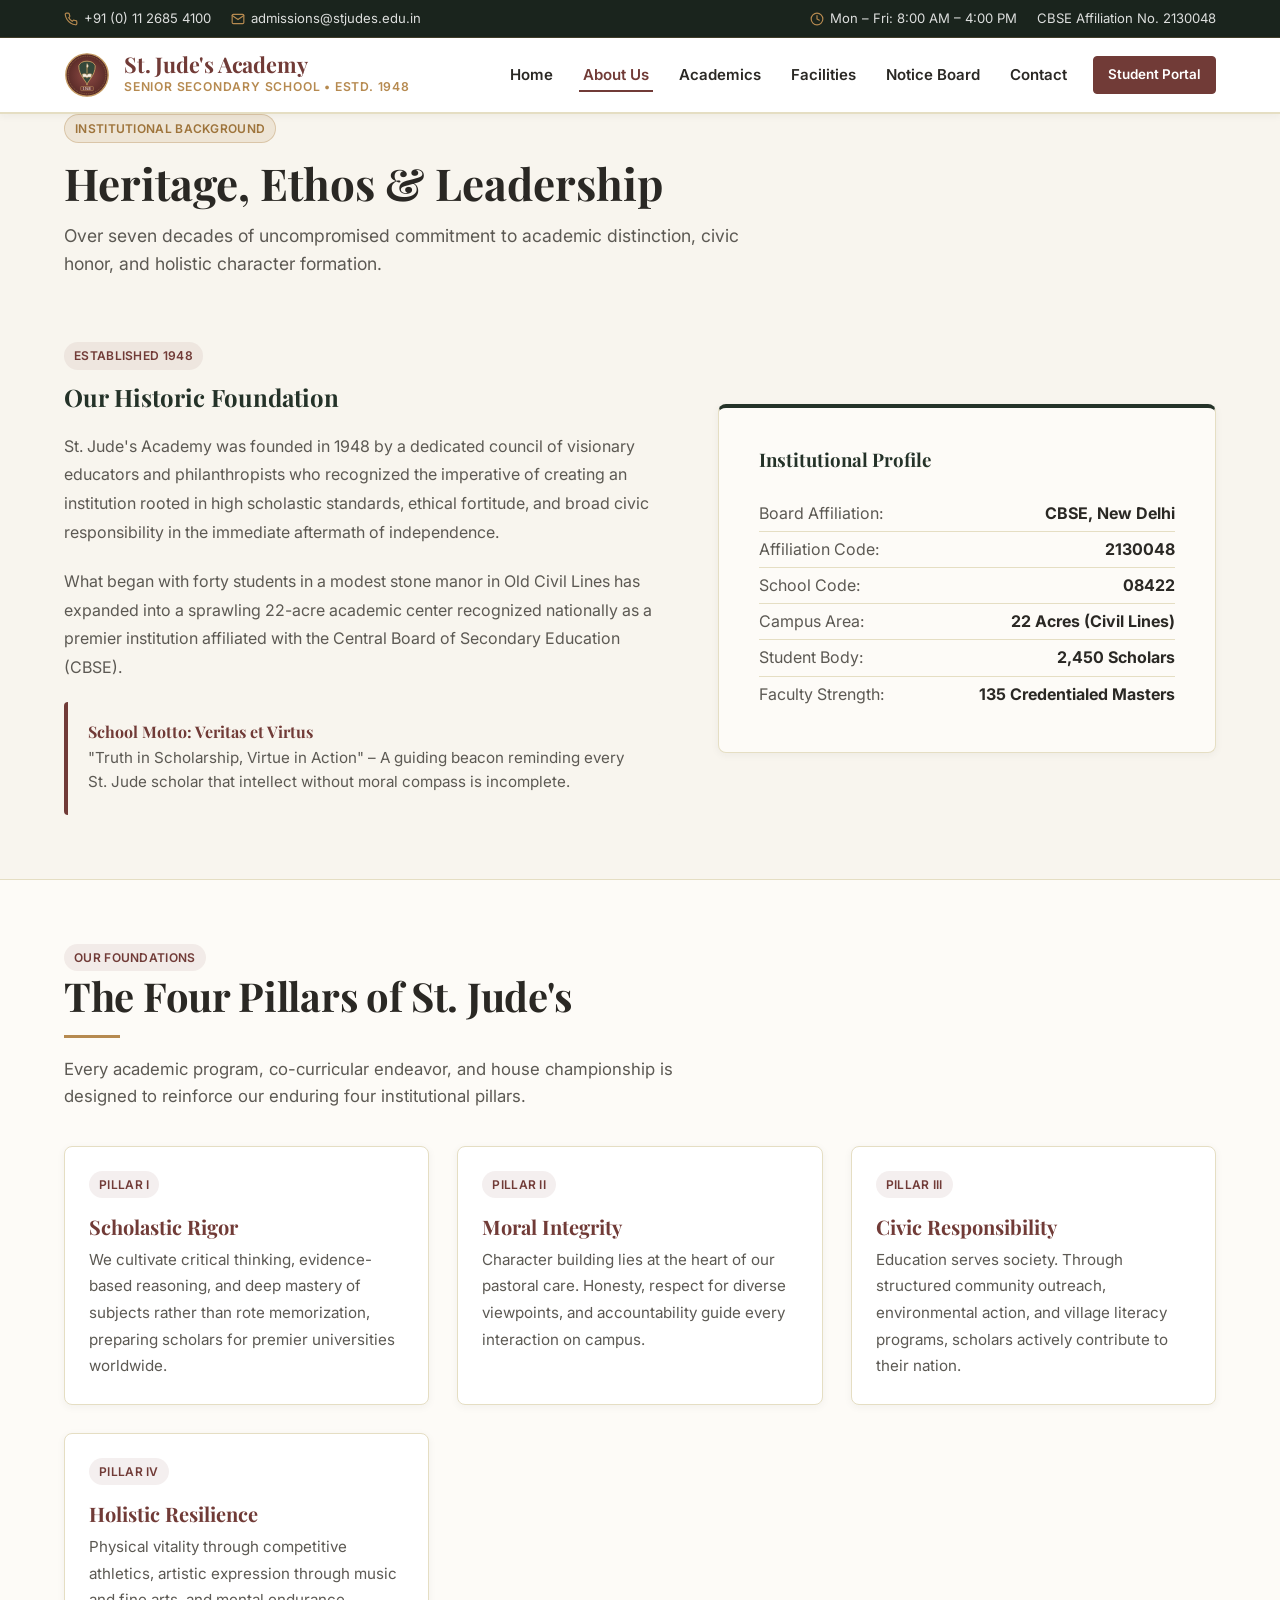
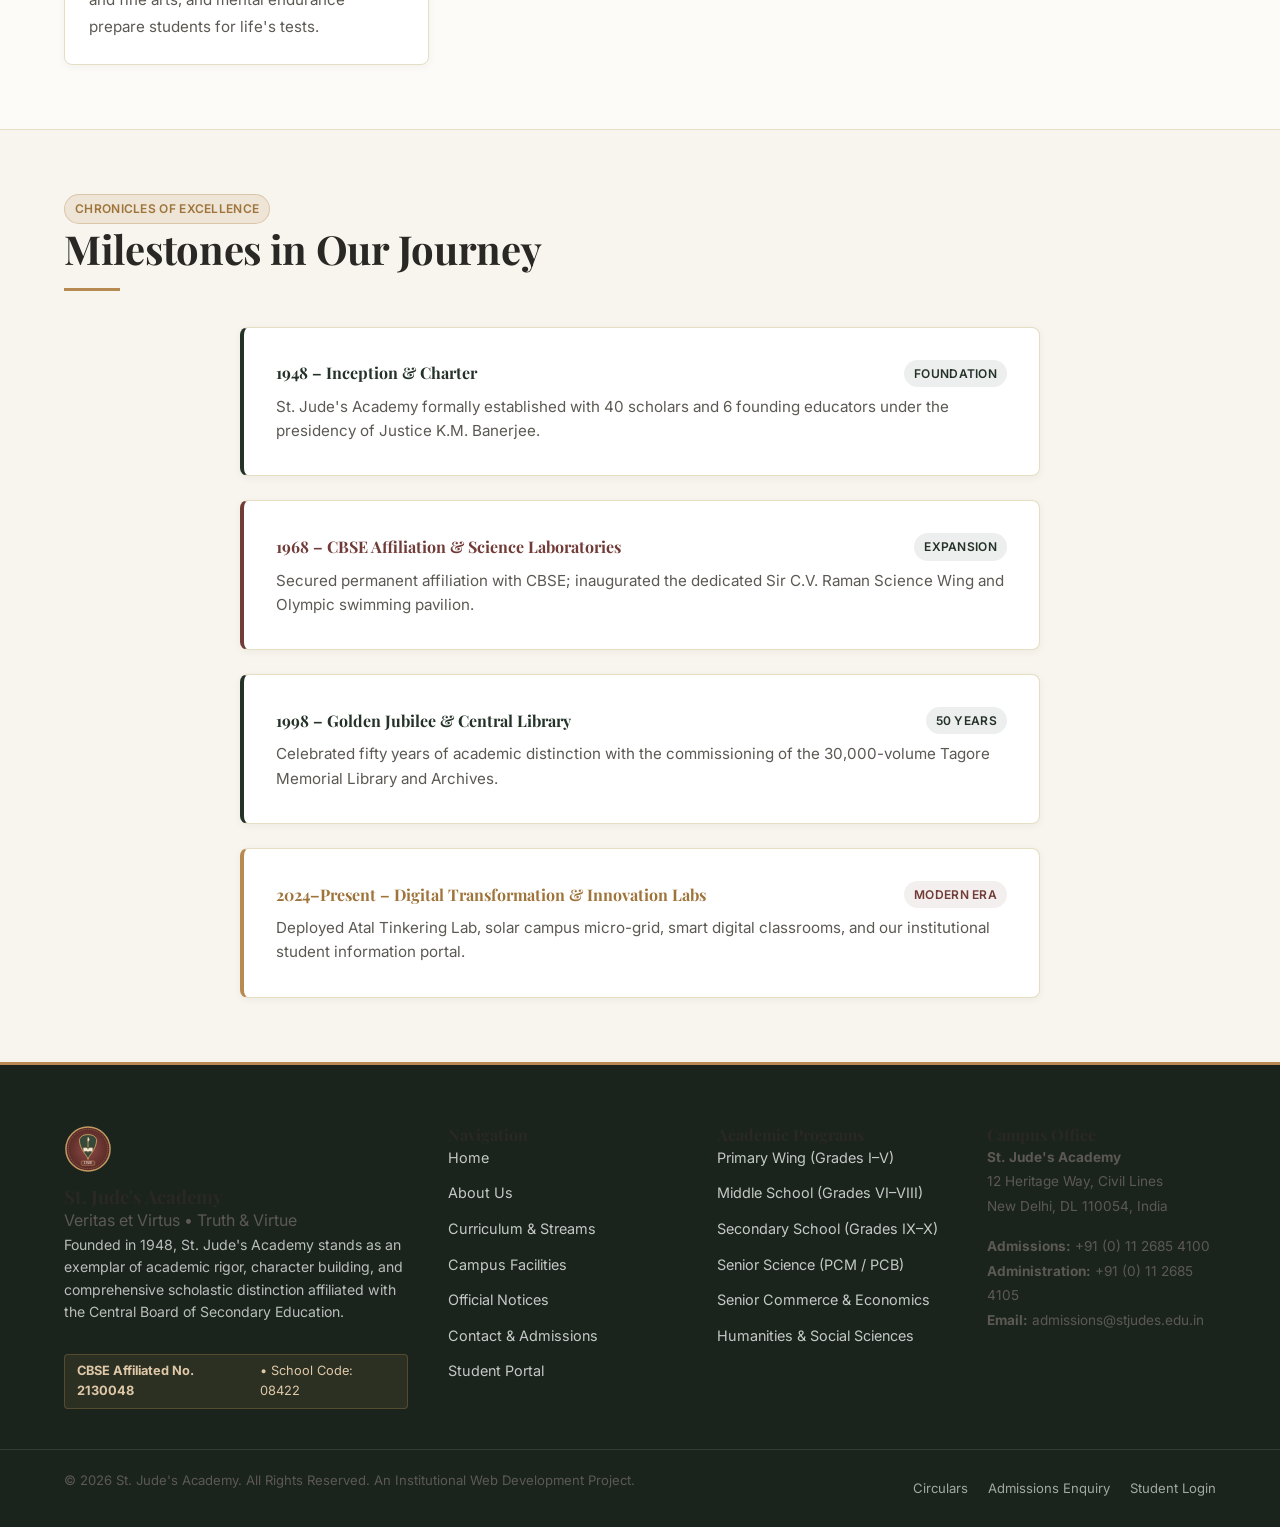
<file: frontend/about.html>
<!DOCTYPE html>
<html lang="en">
<head>
  <meta charset="UTF-8">
  <meta name="viewport" content="width=device-width, initial-scale=1.0">
  <title>Heritage & Philosophy | St. Jude's Academy</title>
  <link rel="icon" type="image/svg+xml" href="assets/logo.svg">
  <!-- Typography -->
  <link rel="preconnect" href="https://fonts.googleapis.com">
  <link rel="preconnect" href="https://fonts.gstatic.com" crossorigin>
  <link href="https://fonts.googleapis.com/css2?family=Inter:wght@400;500;600;700&family=Playfair+Display:ital,wght@0,500;0,600;0,700;1,400;1,600&display=swap" rel="stylesheet">
  <!-- Stylesheets -->
  <link rel="stylesheet" href="css/style.css">
  
</head>
<body>
  <!-- Heritage Top Bar -->
  <aside class="topbar" aria-label="School credentials and hours">
    <div class="topbar-container">
      <div class="topbar-left">
        <span class="topbar-item">
          <svg class="icon" viewBox="0 0 24 24"><path d="M22 16.92v3a2 2 0 0 1-2.18 2 19.79 19.79 0 0 1-8.63-3.07 19.5 19.5 0 0 1-6-6 19.79 19.79 0 0 1-3.07-8.67A2 2 0 0 1 4.11 2h3a2 2 0 0 1 2 1.72 12.84 12.84 0 0 0 .7 2.81 2 2 0 0 1-.45 2.11L8.09 9.91a16 16 0 0 0 6 6l1.27-1.27a2 2 0 0 1 2.11-.45 12.84 12.84 0 0 0 2.81.7A2 2 0 0 1 22 16.92z"></path></svg>
          +91 (0) 11 2685 4100
        </span>
        <span class="topbar-item">
          <svg class="icon" viewBox="0 0 24 24"><path d="M4 4h16c1.1 0 2 .9 2 2v12c0 1.1-.9 2-2 2H4c-1.1 0-2-.9-2-2V6c0-1.1.9-2 2-2z"></path><polyline points="22,6 12,13 2,6"></polyline></svg>
          admissions@stjudes.edu.in
        </span>
      </div>
      <div class="topbar-right">
        <span class="topbar-item">
          <svg class="icon" viewBox="0 0 24 24"><circle cx="12" cy="12" r="10"></circle><polyline points="12 6 12 12 16 14"></polyline></svg>
          Mon – Fri: 8:00 AM – 4:00 PM
        </span>
        <span class="topbar-item">CBSE Affiliation No. 2130048</span>
      </div>
    </div>
  </aside>

  <!-- Institutional Header -->
  <header class="site-header">
    <div class="header-container">
      <a href="index.html" class="brand-logo">
        <img src="assets/logo.svg" alt="St. Jude's Academy Crest" class="logo-img" onerror="this.src='logo.svg'">
        <div class="brand-text">
          <span class="brand-title">St. Jude's Academy</span>
          <span class="brand-subtitle">Senior Secondary School • Estd. 1948</span>
        </div>
      </a>

      <button class="mobile-nav-toggle" aria-label="Toggle Navigation">
        <span></span>
        <span></span>
        <span></span>
      </button>

      <nav class="nav-menu" aria-label="Main Navigation">
        <ul class="nav-links">
          <li><a href="index.html" class="nav-link">Home</a></li>
          <li><a href="about.html" class="nav-link active">About Us</a></li>
          <li><a href="academics.html" class="nav-link">Academics</a></li>
          <li><a href="facilities.html" class="nav-link">Facilities</a></li>
          <li><a href="notices.html" class="nav-link">Notice Board</a></li>
          <li><a href="contact.html" class="nav-link">Contact</a></li>
        </ul>
        <div id="nav-auth-container" class="nav-action">
          <a href="login.html" class="btn btn-primary btn-sm">
            <svg class="icon" viewBox="0 0 24 24"><path d="M20 21v-2a4 4 0 0 0-4-4H8a4 4 0 0 0-4 4v2"></path><circle cx="12" cy="7" r="4"></circle></svg>
            Student Portal
          </a>
        </div>
      </nav>
    </div>
  </header>

  <main id="main-content">

    <!-- Page Header -->
    <header class="page-header">
      <div class="container">
        <span class="badge badge-gold" style="margin-bottom: 0.75rem;">Institutional Background</span>
        <h1 class="page-title">Heritage, Ethos &amp; Leadership</h1>
        <p class="page-subtitle">
          Over seven decades of uncompromised commitment to academic distinction, civic honor, and holistic character formation.
        </p>
      </div>
    </header>

    <!-- Heritage & History Section -->
    <section class="section">
      <div class="container">
        <div style="display: grid; grid-template-columns: 1.2fr 1fr; gap: 3.5rem; align-items: center;">
          <div>
            <span class="badge badge-primary" style="margin-bottom: 0.75rem;">Established 1948</span>
            <h2 style="font-family: var(--font-serif); color: var(--color-forest); margin-bottom: 1.25rem;">Our Historic Foundation</h2>
            <p style="color: var(--color-charcoal-muted); line-height: 1.8; margin-bottom: 1.25rem;">
              St. Jude's Academy was founded in 1948 by a dedicated council of visionary educators and philanthropists who recognized the imperative of creating an institution rooted in high scholastic standards, ethical fortitude, and broad civic responsibility in the immediate aftermath of independence.
            </p>
            <p style="color: var(--color-charcoal-muted); line-height: 1.8; margin-bottom: 1.25rem;">
              What began with forty students in a modest stone manor in Old Civil Lines has expanded into a sprawling 22-acre academic center recognized nationally as a premier institution affiliated with the Central Board of Secondary Education (CBSE).
            </p>
            <div style="padding: 1.25rem; background: var(--color-ivory); border-left: 4px solid var(--color-burgundy); border-radius: var(--radius-sm);">
              <h4 style="font-family: var(--font-serif); color: var(--color-burgundy); margin-bottom: 0.25rem;">School Motto: Veritas et Virtus</h4>
              <p style="color: var(--color-charcoal-muted); font-size: 0.95rem; margin: 0;">
                "Truth in Scholarship, Virtue in Action" – A guiding beacon reminding every St. Jude scholar that intellect without moral compass is incomplete.
              </p>
            </div>
          </div>

          <div>
            <div class="card" style="padding: 2.5rem; background: var(--color-ivory-soft); border-top: 4px solid var(--color-forest);">
              <h3 style="font-family: var(--font-serif); color: var(--color-forest); margin-bottom: 1.5rem;">Institutional Profile</h3>
              <ul style="list-style: none; padding: 0; margin: 0; line-height: 2.2;">
                <li style="border-bottom: 1px solid var(--color-border); display: flex; justify-content: space-between;">
                  <span style="color: var(--color-charcoal-muted);">Board Affiliation:</span>
                  <strong>CBSE, New Delhi</strong>
                </li>
                <li style="border-bottom: 1px solid var(--color-border); display: flex; justify-content: space-between;">
                  <span style="color: var(--color-charcoal-muted);">Affiliation Code:</span>
                  <strong>2130048</strong>
                </li>
                <li style="border-bottom: 1px solid var(--color-border); display: flex; justify-content: space-between;">
                  <span style="color: var(--color-charcoal-muted);">School Code:</span>
                  <strong>08422</strong>
                </li>
                <li style="border-bottom: 1px solid var(--color-border); display: flex; justify-content: space-between;">
                  <span style="color: var(--color-charcoal-muted);">Campus Area:</span>
                  <strong>22 Acres (Civil Lines)</strong>
                </li>
                <li style="border-bottom: 1px solid var(--color-border); display: flex; justify-content: space-between;">
                  <span style="color: var(--color-charcoal-muted);">Student Body:</span>
                  <strong>2,450 Scholars</strong>
                </li>
                <li style="display: flex; justify-content: space-between;">
                  <span style="color: var(--color-charcoal-muted);">Faculty Strength:</span>
                  <strong>135 Credentialed Masters</strong>
                </li>
              </ul>
            </div>
          </div>
        </div>
      </div>
    </section>

    <!-- Core Values -->
    <section class="section section-alt">
      <div class="container">
        <div class="section-header">
          <span class="badge badge-primary">Our Foundations</span>
          <h2 class="section-title">The Four Pillars of St. Jude's</h2>
          <div class="section-divider"></div>
          <p class="section-subtitle">
            Every academic program, co-curricular endeavor, and house championship is designed to reinforce our enduring four institutional pillars.
          </p>
        </div>

        <div class="card-grid">
          <div class="card">
            <div class="card-body">
              <span class="badge badge-primary" style="margin-bottom: 1rem;">Pillar I</span>
              <h3 class="card-title">Scholastic Rigor</h3>
              <p style="color: var(--color-charcoal-muted); font-size: 0.95rem; line-height: 1.75;">
                We cultivate critical thinking, evidence-based reasoning, and deep mastery of subjects rather than rote memorization, preparing scholars for premier universities worldwide.
              </p>
            </div>
          </div>

          <div class="card">
            <div class="card-body">
              <span class="badge badge-primary" style="margin-bottom: 1rem;">Pillar II</span>
              <h3 class="card-title">Moral Integrity</h3>
              <p style="color: var(--color-charcoal-muted); font-size: 0.95rem; line-height: 1.75;">
                Character building lies at the heart of our pastoral care. Honesty, respect for diverse viewpoints, and accountability guide every interaction on campus.
              </p>
            </div>
          </div>

          <div class="card">
            <div class="card-body">
              <span class="badge badge-primary" style="margin-bottom: 1rem;">Pillar III</span>
              <h3 class="card-title">Civic Responsibility</h3>
              <p style="color: var(--color-charcoal-muted); font-size: 0.95rem; line-height: 1.75;">
                Education serves society. Through structured community outreach, environmental action, and village literacy programs, scholars actively contribute to their nation.
              </p>
            </div>
          </div>

          <div class="card">
            <div class="card-body">
              <span class="badge badge-primary" style="margin-bottom: 1rem;">Pillar IV</span>
              <h3 class="card-title">Holistic Resilience</h3>
              <p style="color: var(--color-charcoal-muted); font-size: 0.95rem; line-height: 1.75;">
                Physical vitality through competitive athletics, artistic expression through music and fine arts, and mental endurance prepare students for life's tests.
              </p>
            </div>
          </div>
        </div>
      </div>
    </section>

    <!-- Historical Milestones -->
    <section class="section">
      <div class="container">
        <div class="section-header">
          <span class="badge badge-gold">Chronicles of Excellence</span>
          <h2 class="section-title">Milestones in Our Journey</h2>
          <div class="section-divider"></div>
        </div>

        <div style="max-width: 800px; margin: 0 auto;">
          <div class="card" style="padding: 2rem; margin-bottom: 1.5rem; border-left: 4px solid var(--color-forest);">
            <div style="display: flex; justify-content: space-between; align-items: center; margin-bottom: 0.5rem;">
              <h4 style="margin: 0; color: var(--color-forest);">1948 – Inception &amp; Charter</h4>
              <span class="badge badge-secondary">Foundation</span>
            </div>
            <p style="color: var(--color-charcoal-muted); margin: 0; font-size: 0.95rem;">
              St. Jude's Academy formally established with 40 scholars and 6 founding educators under the presidency of Justice K.M. Banerjee.
            </p>
          </div>

          <div class="card" style="padding: 2rem; margin-bottom: 1.5rem; border-left: 4px solid var(--color-burgundy);">
            <div style="display: flex; justify-content: space-between; align-items: center; margin-bottom: 0.5rem;">
              <h4 style="margin: 0; color: var(--color-burgundy);">1968 – CBSE Affiliation &amp; Science Laboratories</h4>
              <span class="badge badge-secondary">Expansion</span>
            </div>
            <p style="color: var(--color-charcoal-muted); margin: 0; font-size: 0.95rem;">
              Secured permanent affiliation with CBSE; inaugurated the dedicated Sir C.V. Raman Science Wing and Olympic swimming pavilion.
            </p>
          </div>

          <div class="card" style="padding: 2rem; margin-bottom: 1.5rem; border-left: 4px solid var(--color-forest);">
            <div style="display: flex; justify-content: space-between; align-items: center; margin-bottom: 0.5rem;">
              <h4 style="margin: 0; color: var(--color-forest);">1998 – Golden Jubilee &amp; Central Library</h4>
              <span class="badge badge-secondary">50 Years</span>
            </div>
            <p style="color: var(--color-charcoal-muted); margin: 0; font-size: 0.95rem;">
              Celebrated fifty years of academic distinction with the commissioning of the 30,000-volume Tagore Memorial Library and Archives.
            </p>
          </div>

          <div class="card" style="padding: 2rem; border-left: 4px solid var(--color-gold);">
            <div style="display: flex; justify-content: space-between; align-items: center; margin-bottom: 0.5rem;">
              <h4 style="margin: 0; color: var(--color-gold-hover);">2024–Present – Digital Transformation &amp; Innovation Labs</h4>
              <span class="badge badge-primary">Modern Era</span>
            </div>
            <p style="color: var(--color-charcoal-muted); margin: 0; font-size: 0.95rem;">
              Deployed Atal Tinkering Lab, solar campus micro-grid, smart digital classrooms, and our institutional student information portal.
            </p>
          </div>
        </div>
      </div>
    </section>

  </main>

  <!-- Institutional Footer -->
  <footer class="site-footer">
    <div class="footer-main">
      <div class="footer-col footer-col-wide">
        <div class="footer-brand">
          <img src="assets/logo.svg" alt="St. Jude's Academy Crest" class="footer-logo" onerror="this.src='logo.svg'">
          <div>
            <h3>St. Jude's Academy</h3>
            <p class="tagline">Veritas et Virtus • Truth &amp; Virtue</p>
          </div>
        </div>
        <p class="footer-desc">
          Founded in 1948, St. Jude's Academy stands as an exemplar of academic rigor, character building, and comprehensive scholastic distinction affiliated with the Central Board of Secondary Education.
        </p>
        <div class="affiliation-badge">
          <strong>CBSE Affiliated No. 2130048</strong> • School Code: 08422
        </div>
      </div>

      <div class="footer-col">
        <h4>Navigation</h4>
        <ul class="footer-links">
          <li><a href="index.html">Home</a></li>
          <li><a href="about.html">About Us</a></li>
          <li><a href="academics.html">Curriculum &amp; Streams</a></li>
          <li><a href="facilities.html">Campus Facilities</a></li>
          <li><a href="notices.html">Official Notices</a></li>
          <li><a href="contact.html">Contact &amp; Admissions</a></li>
          <li><a href="login.html">Student Portal</a></li>
        </ul>
      </div>

      <div class="footer-col">
        <h4>Academic Programs</h4>
        <ul class="footer-links">
          <li><a href="academics.html">Primary Wing (Grades I–V)</a></li>
          <li><a href="academics.html">Middle School (Grades VI–VIII)</a></li>
          <li><a href="academics.html">Secondary School (Grades IX–X)</a></li>
          <li><a href="academics.html">Senior Science (PCM / PCB)</a></li>
          <li><a href="academics.html">Senior Commerce &amp; Economics</a></li>
          <li><a href="academics.html">Humanities &amp; Social Sciences</a></li>
        </ul>
      </div>

      <div class="footer-col">
        <h4>Campus Office</h4>
        <address class="footer-contact">
          <p>
            <strong>St. Jude's Academy</strong><br>
            12 Heritage Way, Civil Lines<br>
            New Delhi, DL 110054, India
          </p>
          <p>
            <strong>Admissions:</strong> +91 (0) 11 2685 4100<br>
            <strong>Administration:</strong> +91 (0) 11 2685 4105<br>
            <strong>Email:</strong> admissions@stjudes.edu.in
          </p>
        </address>
      </div>
    </div>

    <div class="footer-bottom">
      <div class="footer-bottom-container">
        <p>&copy; 2026 St. Jude's Academy. All Rights Reserved. An Institutional Web Development Project.</p>
        <div class="footer-bottom-links">
          <a href="notices.html">Circulars</a>
          <a href="contact.html">Admissions Enquiry</a>
          <a href="login.html">Student Login</a>
        </div>
      </div>
    </div>
  </footer>

  <!-- Core JavaScript -->
  <script src="js/main.js"></script>
</body>
</html>
</file>
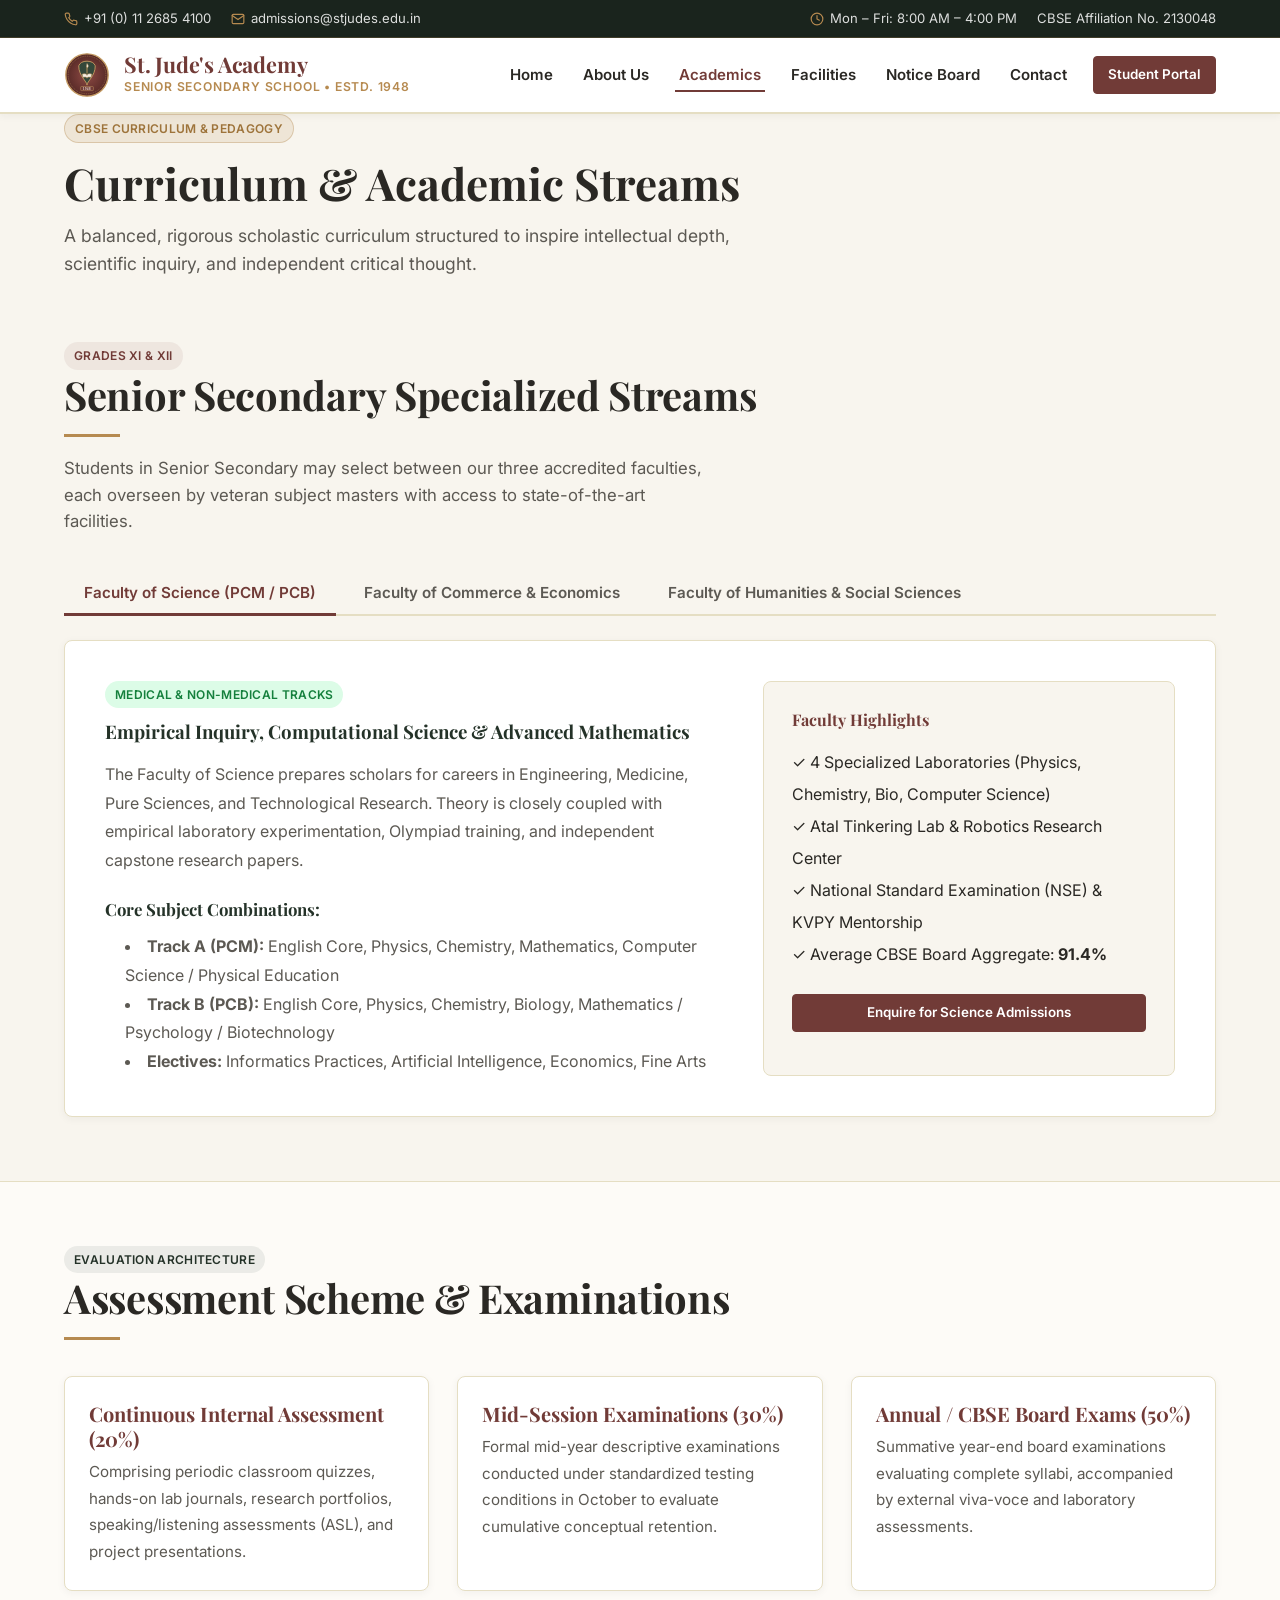
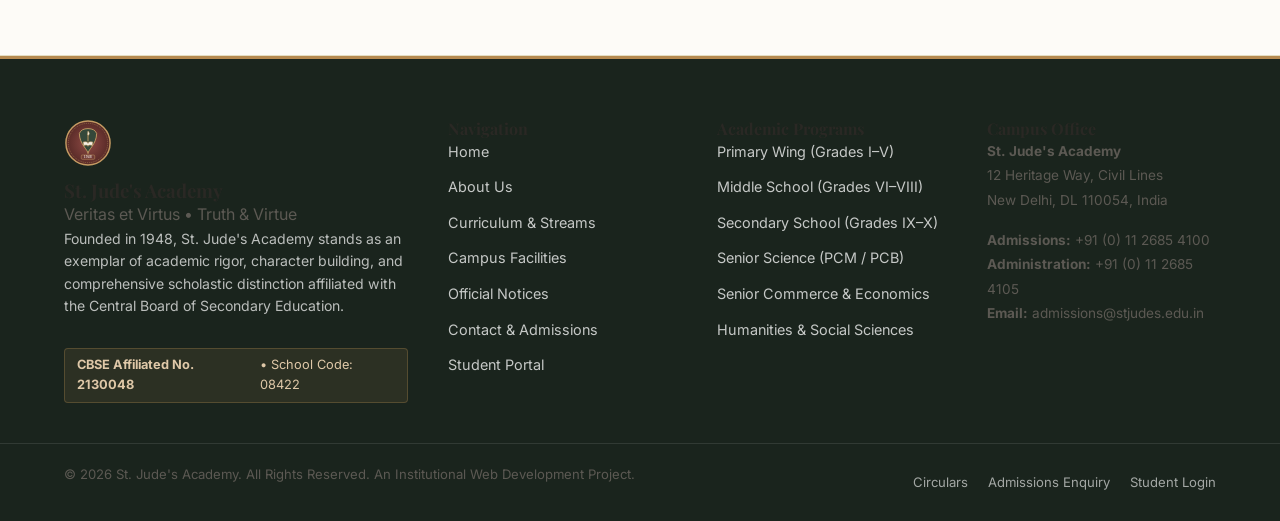
<file: frontend/academics.html>
<!DOCTYPE html>
<html lang="en">
<head>
  <meta charset="UTF-8">
  <meta name="viewport" content="width=device-width, initial-scale=1.0">
  <title>Curriculum & Academic Streams | St. Jude's Academy</title>
  <link rel="icon" type="image/svg+xml" href="assets/logo.svg">
  <!-- Typography -->
  <link rel="preconnect" href="https://fonts.googleapis.com">
  <link rel="preconnect" href="https://fonts.gstatic.com" crossorigin>
  <link href="https://fonts.googleapis.com/css2?family=Inter:wght@400;500;600;700&family=Playfair+Display:ital,wght@0,500;0,600;0,700;1,400;1,600&display=swap" rel="stylesheet">
  <!-- Stylesheets -->
  <link rel="stylesheet" href="css/style.css">
  
</head>
<body>
  <!-- Heritage Top Bar -->
  <aside class="topbar" aria-label="School credentials and hours">
    <div class="topbar-container">
      <div class="topbar-left">
        <span class="topbar-item">
          <svg class="icon" viewBox="0 0 24 24"><path d="M22 16.92v3a2 2 0 0 1-2.18 2 19.79 19.79 0 0 1-8.63-3.07 19.5 19.5 0 0 1-6-6 19.79 19.79 0 0 1-3.07-8.67A2 2 0 0 1 4.11 2h3a2 2 0 0 1 2 1.72 12.84 12.84 0 0 0 .7 2.81 2 2 0 0 1-.45 2.11L8.09 9.91a16 16 0 0 0 6 6l1.27-1.27a2 2 0 0 1 2.11-.45 12.84 12.84 0 0 0 2.81.7A2 2 0 0 1 22 16.92z"></path></svg>
          +91 (0) 11 2685 4100
        </span>
        <span class="topbar-item">
          <svg class="icon" viewBox="0 0 24 24"><path d="M4 4h16c1.1 0 2 .9 2 2v12c0 1.1-.9 2-2 2H4c-1.1 0-2-.9-2-2V6c0-1.1.9-2 2-2z"></path><polyline points="22,6 12,13 2,6"></polyline></svg>
          admissions@stjudes.edu.in
        </span>
      </div>
      <div class="topbar-right">
        <span class="topbar-item">
          <svg class="icon" viewBox="0 0 24 24"><circle cx="12" cy="12" r="10"></circle><polyline points="12 6 12 12 16 14"></polyline></svg>
          Mon – Fri: 8:00 AM – 4:00 PM
        </span>
        <span class="topbar-item">CBSE Affiliation No. 2130048</span>
      </div>
    </div>
  </aside>

  <!-- Institutional Header -->
  <header class="site-header">
    <div class="header-container">
      <a href="index.html" class="brand-logo">
        <img src="assets/logo.svg" alt="St. Jude's Academy Crest" class="logo-img" onerror="this.src='logo.svg'">
        <div class="brand-text">
          <span class="brand-title">St. Jude's Academy</span>
          <span class="brand-subtitle">Senior Secondary School • Estd. 1948</span>
        </div>
      </a>

      <button class="mobile-nav-toggle" aria-label="Toggle Navigation">
        <span></span>
        <span></span>
        <span></span>
      </button>

      <nav class="nav-menu" aria-label="Main Navigation">
        <ul class="nav-links">
          <li><a href="index.html" class="nav-link">Home</a></li>
          <li><a href="about.html" class="nav-link">About Us</a></li>
          <li><a href="academics.html" class="nav-link active">Academics</a></li>
          <li><a href="facilities.html" class="nav-link">Facilities</a></li>
          <li><a href="notices.html" class="nav-link">Notice Board</a></li>
          <li><a href="contact.html" class="nav-link">Contact</a></li>
        </ul>
        <div id="nav-auth-container" class="nav-action">
          <a href="login.html" class="btn btn-primary btn-sm">
            <svg class="icon" viewBox="0 0 24 24"><path d="M20 21v-2a4 4 0 0 0-4-4H8a4 4 0 0 0-4 4v2"></path><circle cx="12" cy="7" r="4"></circle></svg>
            Student Portal
          </a>
        </div>
      </nav>
    </div>
  </header>

  <main id="main-content">

    <!-- Page Header -->
    <header class="page-header">
      <div class="container">
        <span class="badge badge-gold" style="margin-bottom: 0.75rem;">CBSE Curriculum &amp; Pedagogy</span>
        <h1 class="page-title">Curriculum &amp; Academic Streams</h1>
        <p class="page-subtitle">
          A balanced, rigorous scholastic curriculum structured to inspire intellectual depth, scientific inquiry, and independent critical thought.
        </p>
      </div>
    </header>

    <!-- Senior Secondary Streams (Tabbed View) -->
    <section class="section">
      <div class="container">
        <div class="section-header">
          <span class="badge badge-primary">Grades XI &amp; XII</span>
          <h2 class="section-title">Senior Secondary Specialized Streams</h2>
          <div class="section-divider"></div>
          <p class="section-subtitle">
            Students in Senior Secondary may select between our three accredited faculties, each overseen by veteran subject masters with access to state-of-the-art facilities.
          </p>
        </div>

        <!-- Stream Tabs -->
        <div class="tabs-container">
          <div class="tabs-nav" role="tablist">
            <button class="tab-btn active" data-tab="tab-science" role="tab" aria-selected="true">Faculty of Science (PCM / PCB)</button>
            <button class="tab-btn" data-tab="tab-commerce" role="tab" aria-selected="false">Faculty of Commerce &amp; Economics</button>
            <button class="tab-btn" data-tab="tab-humanities" role="tab" aria-selected="false">Faculty of Humanities &amp; Social Sciences</button>
          </div>

          <!-- Science Tab Content -->
          <div id="tab-science" class="tab-content active" role="tabpanel">
            <div class="card" style="padding: 2.5rem;">
              <div style="display: grid; grid-template-columns: 1.5fr 1fr; gap: 2.5rem;">
                <div>
                  <span class="badge badge-success" style="margin-bottom: 0.75rem;">Medical &amp; Non-Medical Tracks</span>
                  <h3 style="font-family: var(--font-serif); color: var(--color-forest); margin-bottom: 1rem;">
                    Empirical Inquiry, Computational Science &amp; Advanced Mathematics
                  </h3>
                  <p style="color: var(--color-charcoal-muted); line-height: 1.8; margin-bottom: 1.5rem;">
                    The Faculty of Science prepares scholars for careers in Engineering, Medicine, Pure Sciences, and Technological Research. Theory is closely coupled with empirical laboratory experimentation, Olympiad training, and independent capstone research papers.
                  </p>
                  <h4 style="font-size: 1.05rem; margin-bottom: 0.75rem; color: var(--color-forest);">Core Subject Combinations:</h4>
                  <ul style="color: var(--color-charcoal-muted); line-height: 1.8; padding-left: 1.25rem;">
                    <li><strong>Track A (PCM):</strong> English Core, Physics, Chemistry, Mathematics, Computer Science / Physical Education</li>
                    <li><strong>Track B (PCB):</strong> English Core, Physics, Chemistry, Biology, Mathematics / Psychology / Biotechnology</li>
                    <li><strong>Electives:</strong> Informatics Practices, Artificial Intelligence, Economics, Fine Arts</li>
                  </ul>
                </div>
                <div style="background: var(--color-ivory); padding: 1.75rem; border-radius: var(--radius-md); border: 1px solid var(--color-border);">
                  <h4 style="color: var(--color-burgundy); margin-bottom: 1rem;">Faculty Highlights</h4>
                  <ul style="list-style: none; padding: 0; margin: 0; line-height: 2;">
                    <li>✓ 4 Specialized Laboratories (Physics, Chemistry, Bio, Computer Science)</li>
                    <li>✓ Atal Tinkering Lab &amp; Robotics Research Center</li>
                    <li>✓ National Standard Examination (NSE) &amp; KVPY Mentorship</li>
                    <li>✓ Average CBSE Board Aggregate: <strong>91.4%</strong></li>
                  </ul>
                  <div style="margin-top: 1.5rem;">
                    <a href="contact.html" class="btn btn-primary btn-sm" style="width: 100%;">Enquire for Science Admissions</a>
                  </div>
                </div>
              </div>
            </div>
          </div>

          <!-- Commerce Tab Content -->
          <div id="tab-commerce" class="tab-content" role="tabpanel">
            <div class="card" style="padding: 2.5rem;">
              <div style="display: grid; grid-template-columns: 1.5fr 1fr; gap: 2.5rem;">
                <div>
                  <span class="badge badge-warning" style="margin-bottom: 0.75rem;">Finance &amp; Corporate Strategy</span>
                  <h3 style="font-family: var(--font-serif); color: var(--color-forest); margin-bottom: 1rem;">
                    Financial Analysis, Macroeconomics &amp; Global Enterprise
                  </h3>
                  <p style="color: var(--color-charcoal-muted); line-height: 1.8; margin-bottom: 1.5rem;">
                    The Faculty of Commerce delivers rigorous preparation in accounting theory, economic models, market analysis, and corporate law. Scholars participate in simulated trading floors, entrepreneurship incubators, and business case competitions.
                  </p>
                  <h4 style="font-size: 1.05rem; margin-bottom: 0.75rem; color: var(--color-forest);">Core Subject Combinations:</h4>
                  <ul style="color: var(--color-charcoal-muted); line-height: 1.8; padding-left: 1.25rem;">
                    <li><strong>Primary Track:</strong> English Core, Accountancy, Business Studies, Economics</li>
                    <li><strong>Analytical Electives:</strong> Applied Mathematics / Core Mathematics / Informatics Practices</li>
                    <li><strong>Applied Electives:</strong> Entrepreneurship, Commercial Art, Physical Education</li>
                  </ul>
                </div>
                <div style="background: var(--color-ivory); padding: 1.75rem; border-radius: var(--radius-md); border: 1px solid var(--color-border);">
                  <h4 style="color: var(--color-burgundy); margin-bottom: 1rem;">Faculty Highlights</h4>
                  <ul style="list-style: none; padding: 0; margin: 0; line-height: 2;">
                    <li>✓ Dedicated Financial Literacy &amp; Stock Market Simulator</li>
                    <li>✓ Annual Inter-School Business Pitch Championship</li>
                    <li>✓ Foundation Prep for CA-Foundation &amp; IPMAT / CUET</li>
                    <li>✓ Average CBSE Commerce Aggregate: <strong>89.8%</strong></li>
                  </ul>
                  <div style="margin-top: 1.5rem;">
                    <a href="contact.html" class="btn btn-primary btn-sm" style="width: 100%;">Enquire for Commerce Admissions</a>
                  </div>
                </div>
              </div>
            </div>
          </div>

          <!-- Humanities Tab Content -->
          <div id="tab-humanities" class="tab-content" role="tabpanel">
            <div class="card" style="padding: 2.5rem;">
              <div style="display: grid; grid-template-columns: 1.5fr 1fr; gap: 2.5rem;">
                <div>
                  <span class="badge badge-primary" style="margin-bottom: 0.75rem;">Liberal Arts &amp; Policy</span>
                  <h3 style="font-family: var(--font-serif); color: var(--color-forest); margin-bottom: 1rem;">
                    Political Theory, Historical Inquiry &amp; Human Behavior
                  </h3>
                  <p style="color: var(--color-charcoal-muted); line-height: 1.8; margin-bottom: 1.5rem;">
                    The Faculty of Humanities empowers scholars with nuanced analytical and writing abilities, preparing them for law, international relations, public policy, civil services, and academic scholarship.
                  </p>
                  <h4 style="font-size: 1.05rem; margin-bottom: 0.75rem; color: var(--color-forest);">Core Subject Combinations:</h4>
                  <ul style="color: var(--color-charcoal-muted); line-height: 1.8; padding-left: 1.25rem;">
                    <li><strong>Core Disciplines:</strong> English Core, Political Science, History, Psychology</li>
                    <li><strong>Complementary Fields:</strong> Sociology, Legal Studies, Economics, Geography</li>
                    <li><strong>Creative Electives:</strong> Mass Media Studies, Fine Arts, Applied Mathematics</li>
                  </ul>
                </div>
                <div style="background: var(--color-ivory); padding: 1.75rem; border-radius: var(--radius-md); border: 1px solid var(--color-border);">
                  <h4 style="color: var(--color-burgundy); margin-bottom: 1rem;">Faculty Highlights</h4>
                  <ul style="list-style: none; padding: 0; margin: 0; line-height: 2;">
                    <li>✓ Model United Nations (MUN) Delegation Training</li>
                    <li>✓ Psychology Observation &amp; Testing Laboratory</li>
                    <li>✓ Mock Courtroom for Legal Studies Discourse</li>
                    <li>✓ Regular University Placement in DU, Ashoka &amp; NLUs</li>
                  </ul>
                  <div style="margin-top: 1.5rem;">
                    <a href="contact.html" class="btn btn-primary btn-sm" style="width: 100%;">Enquire for Humanities Admissions</a>
                  </div>
                </div>
              </div>
            </div>
          </div>
        </div>
      </div>
    </section>

    <!-- Assessment Scheme & Academic Calendar -->
    <section class="section section-alt">
      <div class="container">
        <div class="section-header">
          <span class="badge badge-secondary">Evaluation Architecture</span>
          <h2 class="section-title">Assessment Scheme &amp; Examinations</h2>
          <div class="section-divider"></div>
        </div>

        <div class="card-grid">
          <div class="card">
            <div class="card-body">
              <h3 class="card-title">Continuous Internal Assessment (20%)</h3>
              <p style="color: var(--color-charcoal-muted); font-size: 0.95rem; line-height: 1.75;">
                Comprising periodic classroom quizzes, hands-on lab journals, research portfolios, speaking/listening assessments (ASL), and project presentations.
              </p>
            </div>
          </div>
          <div class="card">
            <div class="card-body">
              <h3 class="card-title">Mid-Session Examinations (30%)</h3>
              <p style="color: var(--color-charcoal-muted); font-size: 0.95rem; line-height: 1.75;">
                Formal mid-year descriptive examinations conducted under standardized testing conditions in October to evaluate cumulative conceptual retention.
              </p>
            </div>
          </div>
          <div class="card">
            <div class="card-body">
              <h3 class="card-title">Annual / CBSE Board Exams (50%)</h3>
              <p style="color: var(--color-charcoal-muted); font-size: 0.95rem; line-height: 1.75;">
                Summative year-end board examinations evaluating complete syllabi, accompanied by external viva-voce and laboratory assessments.
              </p>
            </div>
          </div>
        </div>
      </div>
    </section>

  </main>

  <!-- Institutional Footer -->
  <footer class="site-footer">
    <div class="footer-main">
      <div class="footer-col footer-col-wide">
        <div class="footer-brand">
          <img src="assets/logo.svg" alt="St. Jude's Academy Crest" class="footer-logo" onerror="this.src='logo.svg'">
          <div>
            <h3>St. Jude's Academy</h3>
            <p class="tagline">Veritas et Virtus • Truth &amp; Virtue</p>
          </div>
        </div>
        <p class="footer-desc">
          Founded in 1948, St. Jude's Academy stands as an exemplar of academic rigor, character building, and comprehensive scholastic distinction affiliated with the Central Board of Secondary Education.
        </p>
        <div class="affiliation-badge">
          <strong>CBSE Affiliated No. 2130048</strong> • School Code: 08422
        </div>
      </div>

      <div class="footer-col">
        <h4>Navigation</h4>
        <ul class="footer-links">
          <li><a href="index.html">Home</a></li>
          <li><a href="about.html">About Us</a></li>
          <li><a href="academics.html">Curriculum &amp; Streams</a></li>
          <li><a href="facilities.html">Campus Facilities</a></li>
          <li><a href="notices.html">Official Notices</a></li>
          <li><a href="contact.html">Contact &amp; Admissions</a></li>
          <li><a href="login.html">Student Portal</a></li>
        </ul>
      </div>

      <div class="footer-col">
        <h4>Academic Programs</h4>
        <ul class="footer-links">
          <li><a href="academics.html">Primary Wing (Grades I–V)</a></li>
          <li><a href="academics.html">Middle School (Grades VI–VIII)</a></li>
          <li><a href="academics.html">Secondary School (Grades IX–X)</a></li>
          <li><a href="academics.html">Senior Science (PCM / PCB)</a></li>
          <li><a href="academics.html">Senior Commerce &amp; Economics</a></li>
          <li><a href="academics.html">Humanities &amp; Social Sciences</a></li>
        </ul>
      </div>

      <div class="footer-col">
        <h4>Campus Office</h4>
        <address class="footer-contact">
          <p>
            <strong>St. Jude's Academy</strong><br>
            12 Heritage Way, Civil Lines<br>
            New Delhi, DL 110054, India
          </p>
          <p>
            <strong>Admissions:</strong> +91 (0) 11 2685 4100<br>
            <strong>Administration:</strong> +91 (0) 11 2685 4105<br>
            <strong>Email:</strong> admissions@stjudes.edu.in
          </p>
        </address>
      </div>
    </div>

    <div class="footer-bottom">
      <div class="footer-bottom-container">
        <p>&copy; 2026 St. Jude's Academy. All Rights Reserved. An Institutional Web Development Project.</p>
        <div class="footer-bottom-links">
          <a href="notices.html">Circulars</a>
          <a href="contact.html">Admissions Enquiry</a>
          <a href="login.html">Student Login</a>
        </div>
      </div>
    </div>
  </footer>

  <!-- Core JavaScript -->
  <script src="js/main.js"></script>
</body>
</html>
</file>
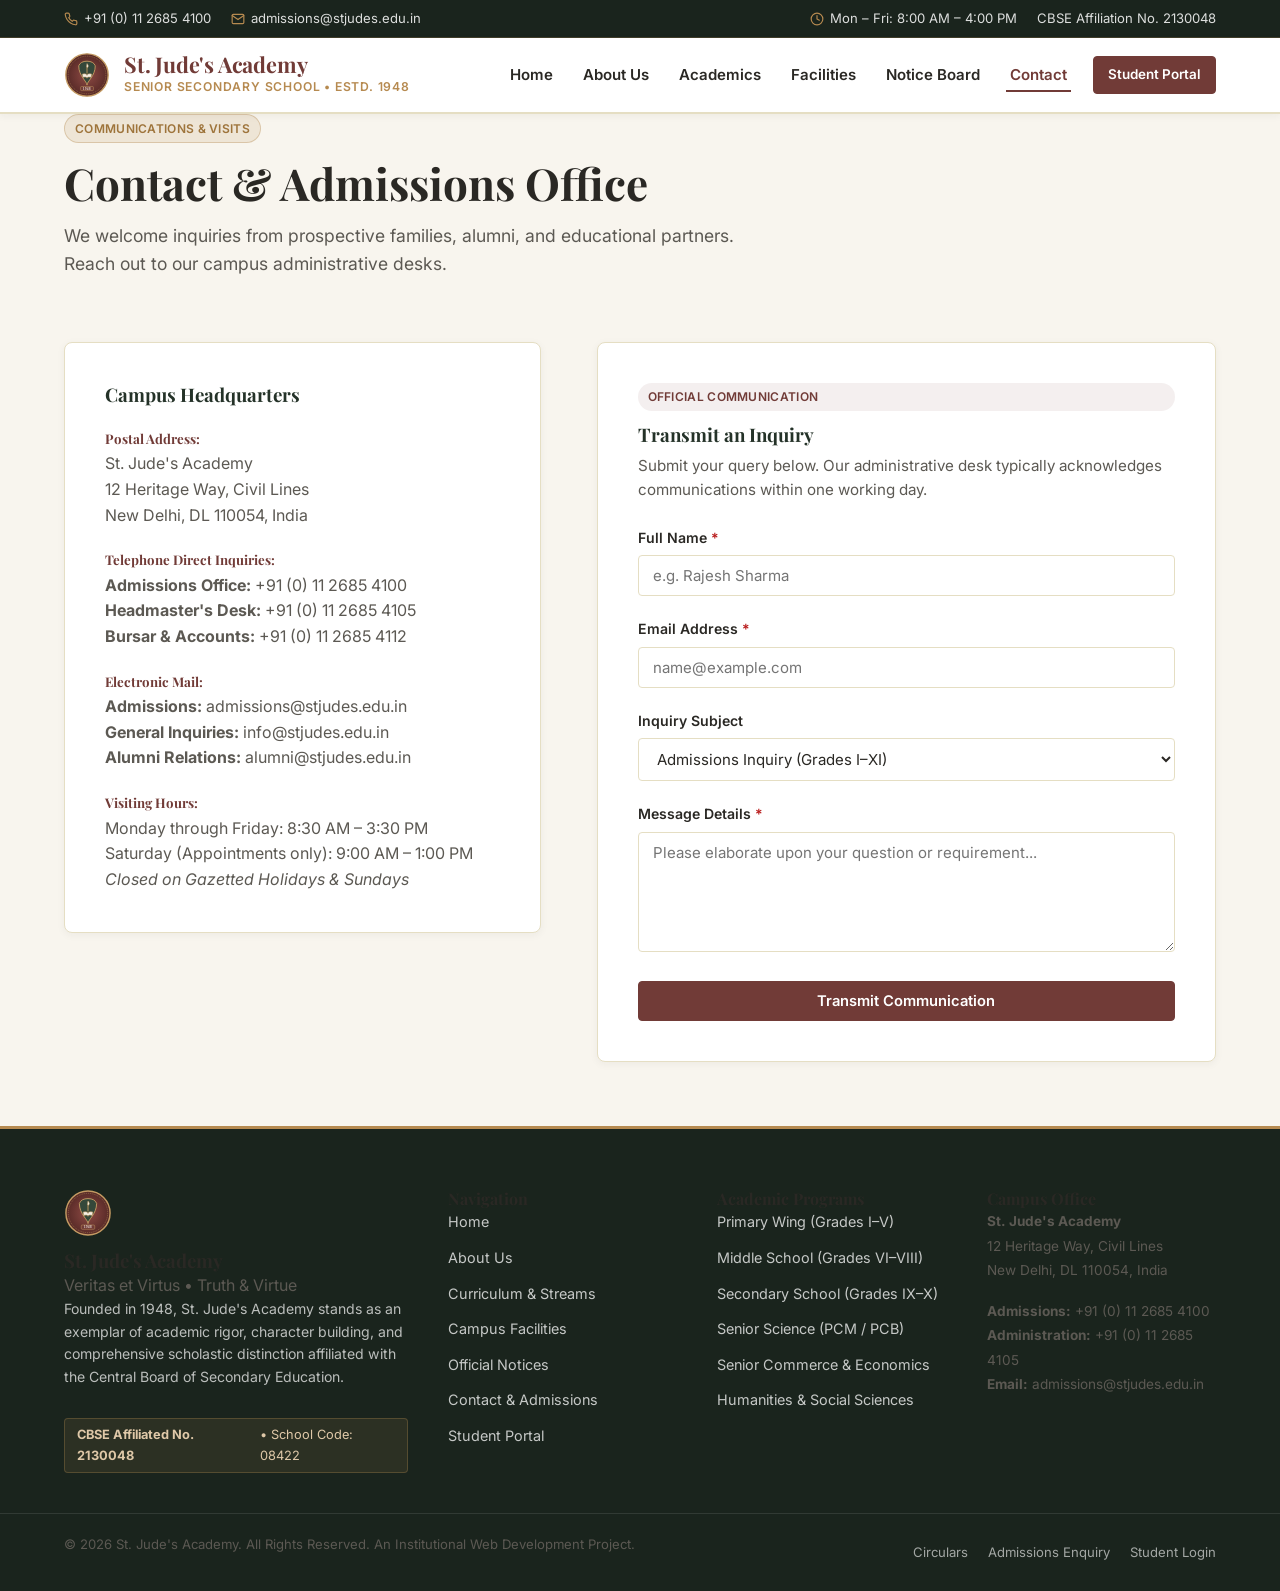
<file: frontend/contact.html>
<!DOCTYPE html>
<html lang="en">
<head>
  <meta charset="UTF-8">
  <meta name="viewport" content="width=device-width, initial-scale=1.0">
  <title>Contact Us & Admissions | St. Jude's Academy</title>
  <link rel="icon" type="image/svg+xml" href="assets/logo.svg">
  <!-- Typography -->
  <link rel="preconnect" href="https://fonts.googleapis.com">
  <link rel="preconnect" href="https://fonts.gstatic.com" crossorigin>
  <link href="https://fonts.googleapis.com/css2?family=Inter:wght@400;500;600;700&family=Playfair+Display:ital,wght@0,500;0,600;0,700;1,400;1,600&display=swap" rel="stylesheet">
  <!-- Stylesheets -->
  <link rel="stylesheet" href="css/style.css">
  
</head>
<body>
  <!-- Heritage Top Bar -->
  <aside class="topbar" aria-label="School credentials and hours">
    <div class="topbar-container">
      <div class="topbar-left">
        <span class="topbar-item">
          <svg class="icon" viewBox="0 0 24 24"><path d="M22 16.92v3a2 2 0 0 1-2.18 2 19.79 19.79 0 0 1-8.63-3.07 19.5 19.5 0 0 1-6-6 19.79 19.79 0 0 1-3.07-8.67A2 2 0 0 1 4.11 2h3a2 2 0 0 1 2 1.72 12.84 12.84 0 0 0 .7 2.81 2 2 0 0 1-.45 2.11L8.09 9.91a16 16 0 0 0 6 6l1.27-1.27a2 2 0 0 1 2.11-.45 12.84 12.84 0 0 0 2.81.7A2 2 0 0 1 22 16.92z"></path></svg>
          +91 (0) 11 2685 4100
        </span>
        <span class="topbar-item">
          <svg class="icon" viewBox="0 0 24 24"><path d="M4 4h16c1.1 0 2 .9 2 2v12c0 1.1-.9 2-2 2H4c-1.1 0-2-.9-2-2V6c0-1.1.9-2 2-2z"></path><polyline points="22,6 12,13 2,6"></polyline></svg>
          admissions@stjudes.edu.in
        </span>
      </div>
      <div class="topbar-right">
        <span class="topbar-item">
          <svg class="icon" viewBox="0 0 24 24"><circle cx="12" cy="12" r="10"></circle><polyline points="12 6 12 12 16 14"></polyline></svg>
          Mon – Fri: 8:00 AM – 4:00 PM
        </span>
        <span class="topbar-item">CBSE Affiliation No. 2130048</span>
      </div>
    </div>
  </aside>

  <!-- Institutional Header -->
  <header class="site-header">
    <div class="header-container">
      <a href="index.html" class="brand-logo">
        <img src="assets/logo.svg" alt="St. Jude's Academy Crest" class="logo-img" onerror="this.src='logo.svg'">
        <div class="brand-text">
          <span class="brand-title">St. Jude's Academy</span>
          <span class="brand-subtitle">Senior Secondary School • Estd. 1948</span>
        </div>
      </a>

      <button class="mobile-nav-toggle" aria-label="Toggle Navigation">
        <span></span>
        <span></span>
        <span></span>
      </button>

      <nav class="nav-menu" aria-label="Main Navigation">
        <ul class="nav-links">
          <li><a href="index.html" class="nav-link">Home</a></li>
          <li><a href="about.html" class="nav-link">About Us</a></li>
          <li><a href="academics.html" class="nav-link">Academics</a></li>
          <li><a href="facilities.html" class="nav-link">Facilities</a></li>
          <li><a href="notices.html" class="nav-link">Notice Board</a></li>
          <li><a href="contact.html" class="nav-link active">Contact</a></li>
        </ul>
        <div id="nav-auth-container" class="nav-action">
          <a href="login.html" class="btn btn-primary btn-sm">
            <svg class="icon" viewBox="0 0 24 24"><path d="M20 21v-2a4 4 0 0 0-4-4H8a4 4 0 0 0-4 4v2"></path><circle cx="12" cy="7" r="4"></circle></svg>
            Student Portal
          </a>
        </div>
      </nav>
    </div>
  </header>

  <main id="main-content">

    <!-- Page Header -->
    <header class="page-header">
      <div class="container">
        <span class="badge badge-gold" style="margin-bottom: 0.75rem;">Communications &amp; Visits</span>
        <h1 class="page-title">Contact &amp; Admissions Office</h1>
        <p class="page-subtitle">
          We welcome inquiries from prospective families, alumni, and educational partners. Reach out to our campus administrative desks.
        </p>
      </div>
    </header>

    <!-- Contact Details & Form -->
    <section class="section">
      <div class="container">
        <div style="display: grid; grid-template-columns: 1fr 1.3fr; gap: 3.5rem;">
          <!-- Left Details -->
          <div>
            <div class="card" style="padding: 2.5rem; margin-bottom: 2rem;">
              <h3 style="font-family: var(--font-serif); color: var(--color-forest); margin-bottom: 1.5rem;">Campus Headquarters</h3>
              
              <div style="margin-bottom: 1.5rem;">
                <h5 style="color: var(--color-burgundy); margin-bottom: 0.25rem;">Postal Address:</h5>
                <p style="color: var(--color-charcoal-muted); line-height: 1.6; margin: 0;">
                  St. Jude's Academy<br>
                  12 Heritage Way, Civil Lines<br>
                  New Delhi, DL 110054, India
                </p>
              </div>

              <div style="margin-bottom: 1.5rem;">
                <h5 style="color: var(--color-burgundy); margin-bottom: 0.25rem;">Telephone Direct Inquiries:</h5>
                <p style="color: var(--color-charcoal-muted); line-height: 1.6; margin: 0;">
                  <strong>Admissions Office:</strong> +91 (0) 11 2685 4100<br>
                  <strong>Headmaster's Desk:</strong> +91 (0) 11 2685 4105<br>
                  <strong>Bursar &amp; Accounts:</strong> +91 (0) 11 2685 4112
                </p>
              </div>

              <div style="margin-bottom: 1.5rem;">
                <h5 style="color: var(--color-burgundy); margin-bottom: 0.25rem;">Electronic Mail:</h5>
                <p style="color: var(--color-charcoal-muted); line-height: 1.6; margin: 0;">
                  <strong>Admissions:</strong> admissions@stjudes.edu.in<br>
                  <strong>General Inquiries:</strong> info@stjudes.edu.in<br>
                  <strong>Alumni Relations:</strong> alumni@stjudes.edu.in
                </p>
              </div>

              <div>
                <h5 style="color: var(--color-burgundy); margin-bottom: 0.25rem;">Visiting Hours:</h5>
                <p style="color: var(--color-charcoal-muted); line-height: 1.6; margin: 0;">
                  Monday through Friday: 8:30 AM – 3:30 PM<br>
                  Saturday (Appointments only): 9:00 AM – 1:00 PM<br>
                  <em>Closed on Gazetted Holidays &amp; Sundays</em>
                </p>
              </div>
            </div>
          </div>

          <!-- Right Form -->
          <div>
            <div class="card" style="padding: 2.5rem;">
              <span class="badge badge-primary" style="margin-bottom: 0.75rem;">Official Communication</span>
              <h3 style="font-family: var(--font-serif); color: var(--color-forest); margin-bottom: 0.5rem;">Transmit an Inquiry</h3>
              <p style="color: var(--color-charcoal-muted); font-size: 0.95rem; margin-bottom: 1.5rem;">
                Submit your query below. Our administrative desk typically acknowledges communications within one working day.
              </p>

              <div id="contact-alert"></div>

              <form id="contact-form">
                <div class="form-group">
                  <label for="contact-name" class="form-label">Full Name <span style="color: var(--color-error);">*</span></label>
                  <input type="text" id="contact-name" class="form-input" required placeholder="e.g. Rajesh Sharma">
                </div>

                <div class="form-group">
                  <label for="contact-email" class="form-label">Email Address <span style="color: var(--color-error);">*</span></label>
                  <input type="email" id="contact-email" class="form-input" required placeholder="name@example.com">
                </div>

                <div class="form-group">
                  <label for="contact-subject" class="form-label">Inquiry Subject</label>
                  <select id="contact-subject" class="form-select">
                    <option value="Admissions Inquiry">Admissions Inquiry (Grades I–XI)</option>
                    <option value="Academic Curriculum">Academic Curriculum &amp; Streams</option>
                    <option value="Transfer Certificate">Transfer Certificate / Records</option>
                    <option value="Careers & Employment">Careers &amp; Faculty Openings</option>
                    <option value="General Administration">General Administration</option>
                  </select>
                </div>

                <div class="form-group">
                  <label for="contact-message" class="form-label">Message Details <span style="color: var(--color-error);">*</span></label>
                  <textarea id="contact-message" class="form-textarea" required placeholder="Please elaborate upon your question or requirement..."></textarea>
                </div>

                <button type="submit" class="btn btn-primary" style="width: 100%;">
                  Transmit Communication
                </button>
              </form>
            </div>
          </div>
        </div>
      </div>
    </section>

  </main>

  <!-- Institutional Footer -->
  <footer class="site-footer">
    <div class="footer-main">
      <div class="footer-col footer-col-wide">
        <div class="footer-brand">
          <img src="assets/logo.svg" alt="St. Jude's Academy Crest" class="footer-logo" onerror="this.src='logo.svg'">
          <div>
            <h3>St. Jude's Academy</h3>
            <p class="tagline">Veritas et Virtus • Truth &amp; Virtue</p>
          </div>
        </div>
        <p class="footer-desc">
          Founded in 1948, St. Jude's Academy stands as an exemplar of academic rigor, character building, and comprehensive scholastic distinction affiliated with the Central Board of Secondary Education.
        </p>
        <div class="affiliation-badge">
          <strong>CBSE Affiliated No. 2130048</strong> • School Code: 08422
        </div>
      </div>

      <div class="footer-col">
        <h4>Navigation</h4>
        <ul class="footer-links">
          <li><a href="index.html">Home</a></li>
          <li><a href="about.html">About Us</a></li>
          <li><a href="academics.html">Curriculum &amp; Streams</a></li>
          <li><a href="facilities.html">Campus Facilities</a></li>
          <li><a href="notices.html">Official Notices</a></li>
          <li><a href="contact.html">Contact &amp; Admissions</a></li>
          <li><a href="login.html">Student Portal</a></li>
        </ul>
      </div>

      <div class="footer-col">
        <h4>Academic Programs</h4>
        <ul class="footer-links">
          <li><a href="academics.html">Primary Wing (Grades I–V)</a></li>
          <li><a href="academics.html">Middle School (Grades VI–VIII)</a></li>
          <li><a href="academics.html">Secondary School (Grades IX–X)</a></li>
          <li><a href="academics.html">Senior Science (PCM / PCB)</a></li>
          <li><a href="academics.html">Senior Commerce &amp; Economics</a></li>
          <li><a href="academics.html">Humanities &amp; Social Sciences</a></li>
        </ul>
      </div>

      <div class="footer-col">
        <h4>Campus Office</h4>
        <address class="footer-contact">
          <p>
            <strong>St. Jude's Academy</strong><br>
            12 Heritage Way, Civil Lines<br>
            New Delhi, DL 110054, India
          </p>
          <p>
            <strong>Admissions:</strong> +91 (0) 11 2685 4100<br>
            <strong>Administration:</strong> +91 (0) 11 2685 4105<br>
            <strong>Email:</strong> admissions@stjudes.edu.in
          </p>
        </address>
      </div>
    </div>

    <div class="footer-bottom">
      <div class="footer-bottom-container">
        <p>&copy; 2026 St. Jude's Academy. All Rights Reserved. An Institutional Web Development Project.</p>
        <div class="footer-bottom-links">
          <a href="notices.html">Circulars</a>
          <a href="contact.html">Admissions Enquiry</a>
          <a href="login.html">Student Login</a>
        </div>
      </div>
    </div>
  </footer>

  <!-- Core JavaScript -->
  <script src="js/main.js"></script>
</body>
</html>
</file>
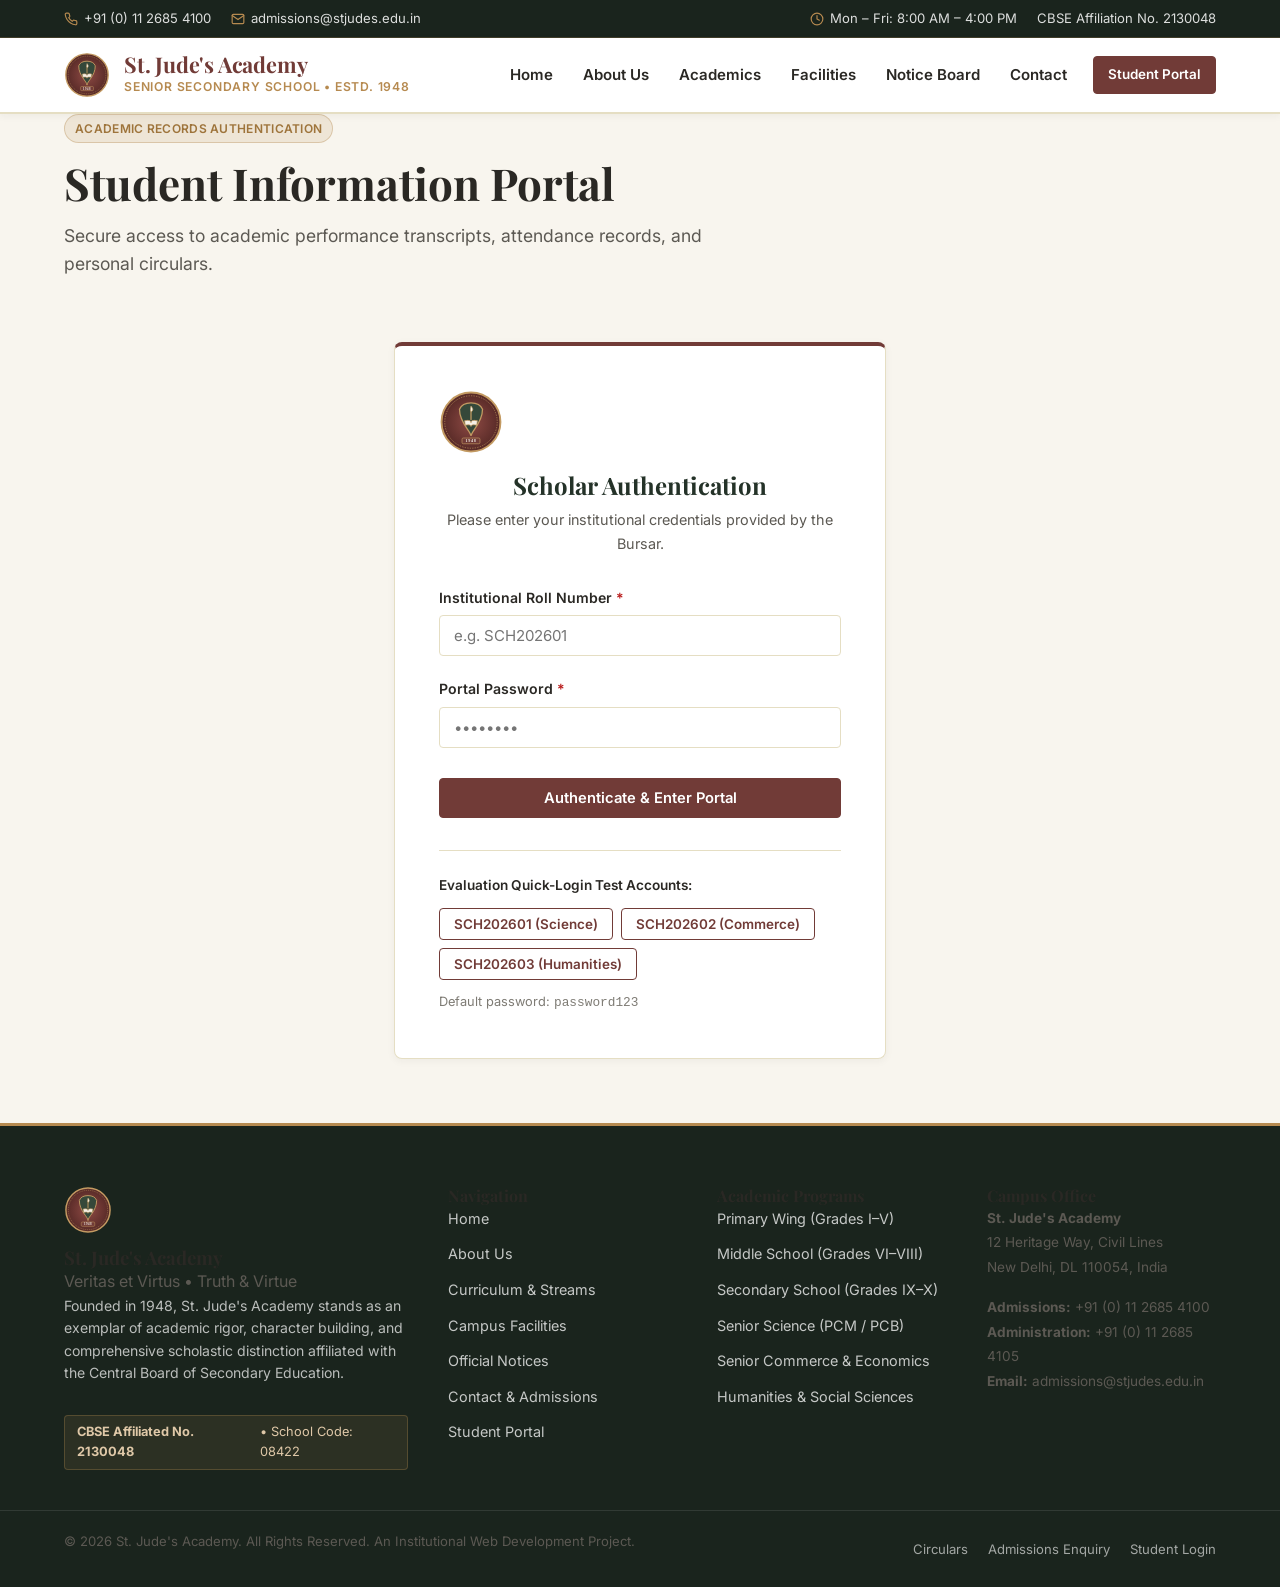
<file: frontend/dashboard.html>
<!DOCTYPE html>
<html lang="en">
<head>
  <meta charset="UTF-8">
  <meta name="viewport" content="width=device-width, initial-scale=1.0">
  <title>Student Dashboard | St. Jude's Academy</title>
  <link rel="icon" type="image/svg+xml" href="assets/logo.svg">
  <!-- Typography -->
  <link rel="preconnect" href="https://fonts.googleapis.com">
  <link rel="preconnect" href="https://fonts.gstatic.com" crossorigin>
  <link href="https://fonts.googleapis.com/css2?family=Inter:wght@400;500;600;700&family=Playfair+Display:ital,wght@0,500;0,600;0,700;1,400;1,600&display=swap" rel="stylesheet">
  <!-- Stylesheets -->
  <link rel="stylesheet" href="css/style.css">
  
</head>
<body>
  <!-- Heritage Top Bar -->
  <aside class="topbar" aria-label="School credentials and hours">
    <div class="topbar-container">
      <div class="topbar-left">
        <span class="topbar-item">
          <svg class="icon" viewBox="0 0 24 24"><path d="M22 16.92v3a2 2 0 0 1-2.18 2 19.79 19.79 0 0 1-8.63-3.07 19.5 19.5 0 0 1-6-6 19.79 19.79 0 0 1-3.07-8.67A2 2 0 0 1 4.11 2h3a2 2 0 0 1 2 1.72 12.84 12.84 0 0 0 .7 2.81 2 2 0 0 1-.45 2.11L8.09 9.91a16 16 0 0 0 6 6l1.27-1.27a2 2 0 0 1 2.11-.45 12.84 12.84 0 0 0 2.81.7A2 2 0 0 1 22 16.92z"></path></svg>
          +91 (0) 11 2685 4100
        </span>
        <span class="topbar-item">
          <svg class="icon" viewBox="0 0 24 24"><path d="M4 4h16c1.1 0 2 .9 2 2v12c0 1.1-.9 2-2 2H4c-1.1 0-2-.9-2-2V6c0-1.1.9-2 2-2z"></path><polyline points="22,6 12,13 2,6"></polyline></svg>
          admissions@stjudes.edu.in
        </span>
      </div>
      <div class="topbar-right">
        <span class="topbar-item">
          <svg class="icon" viewBox="0 0 24 24"><circle cx="12" cy="12" r="10"></circle><polyline points="12 6 12 12 16 14"></polyline></svg>
          Mon – Fri: 8:00 AM – 4:00 PM
        </span>
        <span class="topbar-item">CBSE Affiliation No. 2130048</span>
      </div>
    </div>
  </aside>

  <!-- Institutional Header -->
  <header class="site-header">
    <div class="header-container">
      <a href="index.html" class="brand-logo">
        <img src="assets/logo.svg" alt="St. Jude's Academy Crest" class="logo-img" onerror="this.src='logo.svg'">
        <div class="brand-text">
          <span class="brand-title">St. Jude's Academy</span>
          <span class="brand-subtitle">Senior Secondary School • Estd. 1948</span>
        </div>
      </a>

      <button class="mobile-nav-toggle" aria-label="Toggle Navigation">
        <span></span>
        <span></span>
        <span></span>
      </button>

      <nav class="nav-menu" aria-label="Main Navigation">
        <ul class="nav-links">
          <li><a href="index.html" class="nav-link">Home</a></li>
          <li><a href="about.html" class="nav-link">About Us</a></li>
          <li><a href="academics.html" class="nav-link">Academics</a></li>
          <li><a href="facilities.html" class="nav-link">Facilities</a></li>
          <li><a href="notices.html" class="nav-link">Notice Board</a></li>
          <li><a href="contact.html" class="nav-link">Contact</a></li>
        </ul>
        <div id="nav-auth-container" class="nav-action">
          <a href="login.html" class="btn btn-primary btn-sm">
            <svg class="icon" viewBox="0 0 24 24"><path d="M20 21v-2a4 4 0 0 0-4-4H8a4 4 0 0 0-4 4v2"></path><circle cx="12" cy="7" r="4"></circle></svg>
            Student Portal
          </a>
        </div>
      </nav>
    </div>
  </header>

  <main id="main-content">

    <!-- Page Header -->
    <header class="page-header">
      <div class="container" style="display: flex; justify-content: space-between; align-items: center; flex-wrap: wrap; gap: 1rem;">
        <div>
          <span class="badge badge-gold" style="margin-bottom: 0.5rem;">Confidential Academic Record</span>
          <h1 class="page-title" style="margin-bottom: 0.25rem;" id="dash-student-name">Scholar Dashboard</h1>
          <p class="page-subtitle" style="margin: 0;">
            Roll Number: <strong id="dash-student-roll" style="color: var(--color-gold);">---</strong> • Class: <strong id="dash-student-class" style="color: var(--color-gold);">---</strong>
          </p>
        </div>
        <div>
          <button id="dash-logout-btn" class="btn btn-outline-white btn-sm">
            <svg class="icon" viewBox="0 0 24 24"><path d="M9 21H5a2 2 0 0 1-2-2V5a2 2 0 0 1 2-2h4"></path><polyline points="16 17 21 12 16 7"></polyline><line x1="21" y1="12" x2="9" y2="12"></line></svg>
            Sign Out
          </button>
        </div>
      </div>
    </header>

    <!-- Metrics Cards -->
    <section class="section" style="padding-top: 0; margin-top: -3rem; position: relative; z-index: 10;">
      <div class="container">
        <div class="stats-grid">
          <div class="stat-card">
            <span class="stat-number" id="metric-attendance-pct">--%</span>
            <span class="stat-label">Session Attendance (<span id="metric-attendance-days">0/0</span> days)</span>
          </div>
          <div class="stat-card">
            <span class="stat-number" id="metric-overall-pct">--%</span>
            <span class="stat-label">Cumulative Exam Aggregate</span>
          </div>
          <div class="stat-card">
            <span class="stat-number" id="metric-marks-obtained">-- / --</span>
            <span class="stat-label">Total Marks Garnered</span>
          </div>
          <div class="stat-card">
            <span class="stat-number" id="metric-grade">--</span>
            <span class="stat-label">Board Scholastic Tier</span>
          </div>
        </div>
      </div>
    </section>

    <!-- Main Dashboard Body -->
    <section class="section" style="padding-top: 1rem;">
      <div class="container">
        <div style="display: grid; grid-template-columns: 2fr 1fr; gap: 2rem;">
          <!-- Left: Academic Results Table -->
          <div>
            <div class="card" style="padding: 2rem; margin-bottom: 2rem;">
              <div style="display: flex; justify-content: space-between; align-items: center; margin-bottom: 1.5rem;">
                <div>
                  <span class="badge badge-primary">Summative Record</span>
                  <h3 style="font-family: var(--font-serif); color: var(--color-forest); margin-top: 0.25rem;">Autumn Term Examination Transcript</h3>
                </div>
                <button class="btn btn-outline btn-sm" onclick="window.print()">
                  <svg class="icon" viewBox="0 0 24 24"><polyline points="6 9 6 2 18 2 18 9"></polyline><path d="M6 18H4a2 2 0 0 1-2-2v-5a2 2 0 0 1 2-2h16a2 2 0 0 1 2 2v5a2 2 0 0 1-2 2h-2"></path><rect x="6" y="14" width="12" height="8"></rect></svg>
                  Print Transcript
                </button>
              </div>

              <div class="table-container">
                <table class="data-table">
                  <thead>
                    <tr>
                      <th>Subject Code &amp; Title</th>
                      <th>Max Marks</th>
                      <th>Marks Garnered</th>
                      <th>Percentage</th>
                      <th>Grade Tier</th>
                    </tr>
                  </thead>
                  <tbody id="results-table-body">
                    <tr><td colspan="5" style="text-align: center; padding: 2rem;">Loading academic transcript...</td></tr>
                  </tbody>
                </table>
              </div>
            </div>
          </div>

          <!-- Right: Attendance Meter & Advisories -->
          <div>
            <div class="card" style="padding: 2rem; margin-bottom: 2rem;">
              <span class="badge badge-success">Pastoral Tracking</span>
              <h3 style="font-family: var(--font-serif); color: var(--color-forest); margin: 0.5rem 0 1rem;">Attendance Status</h3>
              <p style="color: var(--color-charcoal-muted); font-size: 0.9rem; line-height: 1.6; margin-bottom: 1.25rem;">
                CBSE guidelines mandate a minimum of 75% biometric attendance for board examination hall clearance.
              </p>
              
              <div class="progress-bar-container">
                <div id="dash-attendance-fill" class="progress-bar-fill" style="width: 0%;"></div>
              </div>
              <p id="dash-attendance-status" style="font-size: 0.85rem; font-weight: 600; color: var(--color-forest); margin-top: 0.5rem;">
                Calculating attendance standing...
              </p>
            </div>

            <div class="card" style="padding: 2rem;">
              <span class="badge badge-warning">Scholar Advisories</span>
              <h3 style="font-family: var(--font-serif); color: var(--color-forest); margin: 0.5rem 0 1rem;">Relevant Bulletins</h3>
              <div id="dash-notices-container">
                <!-- Loaded via main.js -->
                <p style="color: var(--color-charcoal-muted); font-size: 0.9rem;">Loading scholar circulars...</p>
              </div>
            </div>
          </div>
        </div>
      </div>
    </section>

  </main>

  <!-- Institutional Footer -->
  <footer class="site-footer">
    <div class="footer-main">
      <div class="footer-col footer-col-wide">
        <div class="footer-brand">
          <img src="assets/logo.svg" alt="St. Jude's Academy Crest" class="footer-logo" onerror="this.src='logo.svg'">
          <div>
            <h3>St. Jude's Academy</h3>
            <p class="tagline">Veritas et Virtus • Truth &amp; Virtue</p>
          </div>
        </div>
        <p class="footer-desc">
          Founded in 1948, St. Jude's Academy stands as an exemplar of academic rigor, character building, and comprehensive scholastic distinction affiliated with the Central Board of Secondary Education.
        </p>
        <div class="affiliation-badge">
          <strong>CBSE Affiliated No. 2130048</strong> • School Code: 08422
        </div>
      </div>

      <div class="footer-col">
        <h4>Navigation</h4>
        <ul class="footer-links">
          <li><a href="index.html">Home</a></li>
          <li><a href="about.html">About Us</a></li>
          <li><a href="academics.html">Curriculum &amp; Streams</a></li>
          <li><a href="facilities.html">Campus Facilities</a></li>
          <li><a href="notices.html">Official Notices</a></li>
          <li><a href="contact.html">Contact &amp; Admissions</a></li>
          <li><a href="login.html">Student Portal</a></li>
        </ul>
      </div>

      <div class="footer-col">
        <h4>Academic Programs</h4>
        <ul class="footer-links">
          <li><a href="academics.html">Primary Wing (Grades I–V)</a></li>
          <li><a href="academics.html">Middle School (Grades VI–VIII)</a></li>
          <li><a href="academics.html">Secondary School (Grades IX–X)</a></li>
          <li><a href="academics.html">Senior Science (PCM / PCB)</a></li>
          <li><a href="academics.html">Senior Commerce &amp; Economics</a></li>
          <li><a href="academics.html">Humanities &amp; Social Sciences</a></li>
        </ul>
      </div>

      <div class="footer-col">
        <h4>Campus Office</h4>
        <address class="footer-contact">
          <p>
            <strong>St. Jude's Academy</strong><br>
            12 Heritage Way, Civil Lines<br>
            New Delhi, DL 110054, India
          </p>
          <p>
            <strong>Admissions:</strong> +91 (0) 11 2685 4100<br>
            <strong>Administration:</strong> +91 (0) 11 2685 4105<br>
            <strong>Email:</strong> admissions@stjudes.edu.in
          </p>
        </address>
      </div>
    </div>

    <div class="footer-bottom">
      <div class="footer-bottom-container">
        <p>&copy; 2026 St. Jude's Academy. All Rights Reserved. An Institutional Web Development Project.</p>
        <div class="footer-bottom-links">
          <a href="notices.html">Circulars</a>
          <a href="contact.html">Admissions Enquiry</a>
          <a href="login.html">Student Login</a>
        </div>
      </div>
    </div>
  </footer>

  <!-- Core JavaScript -->
  <script src="js/main.js"></script>
</body>
</html>
</file>
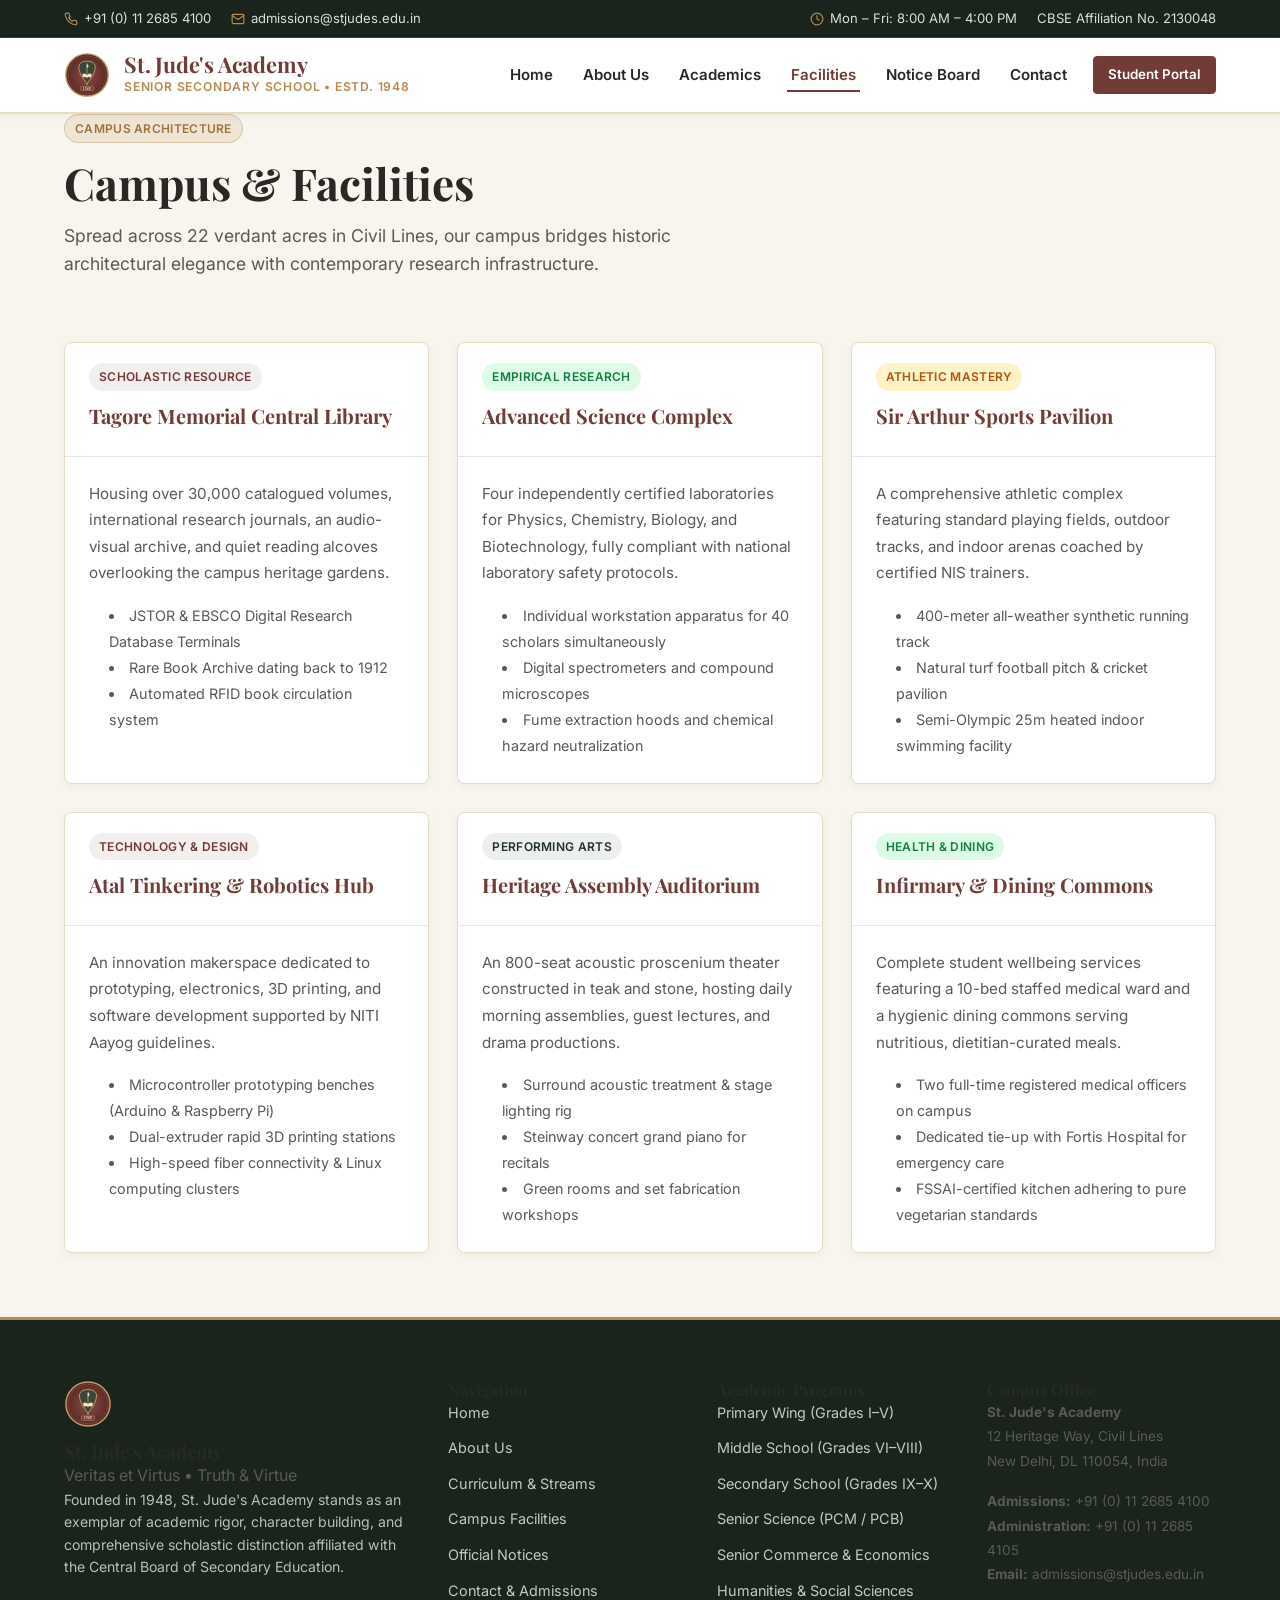
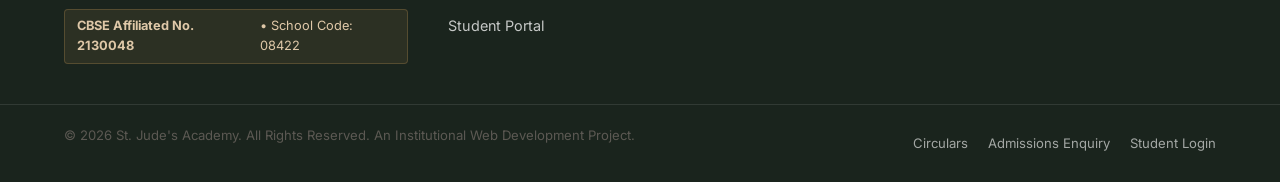
<file: frontend/facilities.html>
<!DOCTYPE html>
<html lang="en">
<head>
  <meta charset="UTF-8">
  <meta name="viewport" content="width=device-width, initial-scale=1.0">
  <title>Campus & Facilities | St. Jude's Academy</title>
  <link rel="icon" type="image/svg+xml" href="assets/logo.svg">
  <!-- Typography -->
  <link rel="preconnect" href="https://fonts.googleapis.com">
  <link rel="preconnect" href="https://fonts.gstatic.com" crossorigin>
  <link href="https://fonts.googleapis.com/css2?family=Inter:wght@400;500;600;700&family=Playfair+Display:ital,wght@0,500;0,600;0,700;1,400;1,600&display=swap" rel="stylesheet">
  <!-- Stylesheets -->
  <link rel="stylesheet" href="css/style.css">
  
</head>
<body>
  <!-- Heritage Top Bar -->
  <aside class="topbar" aria-label="School credentials and hours">
    <div class="topbar-container">
      <div class="topbar-left">
        <span class="topbar-item">
          <svg class="icon" viewBox="0 0 24 24"><path d="M22 16.92v3a2 2 0 0 1-2.18 2 19.79 19.79 0 0 1-8.63-3.07 19.5 19.5 0 0 1-6-6 19.79 19.79 0 0 1-3.07-8.67A2 2 0 0 1 4.11 2h3a2 2 0 0 1 2 1.72 12.84 12.84 0 0 0 .7 2.81 2 2 0 0 1-.45 2.11L8.09 9.91a16 16 0 0 0 6 6l1.27-1.27a2 2 0 0 1 2.11-.45 12.84 12.84 0 0 0 2.81.7A2 2 0 0 1 22 16.92z"></path></svg>
          +91 (0) 11 2685 4100
        </span>
        <span class="topbar-item">
          <svg class="icon" viewBox="0 0 24 24"><path d="M4 4h16c1.1 0 2 .9 2 2v12c0 1.1-.9 2-2 2H4c-1.1 0-2-.9-2-2V6c0-1.1.9-2 2-2z"></path><polyline points="22,6 12,13 2,6"></polyline></svg>
          admissions@stjudes.edu.in
        </span>
      </div>
      <div class="topbar-right">
        <span class="topbar-item">
          <svg class="icon" viewBox="0 0 24 24"><circle cx="12" cy="12" r="10"></circle><polyline points="12 6 12 12 16 14"></polyline></svg>
          Mon – Fri: 8:00 AM – 4:00 PM
        </span>
        <span class="topbar-item">CBSE Affiliation No. 2130048</span>
      </div>
    </div>
  </aside>

  <!-- Institutional Header -->
  <header class="site-header">
    <div class="header-container">
      <a href="index.html" class="brand-logo">
        <img src="assets/logo.svg" alt="St. Jude's Academy Crest" class="logo-img" onerror="this.src='logo.svg'">
        <div class="brand-text">
          <span class="brand-title">St. Jude's Academy</span>
          <span class="brand-subtitle">Senior Secondary School • Estd. 1948</span>
        </div>
      </a>

      <button class="mobile-nav-toggle" aria-label="Toggle Navigation">
        <span></span>
        <span></span>
        <span></span>
      </button>

      <nav class="nav-menu" aria-label="Main Navigation">
        <ul class="nav-links">
          <li><a href="index.html" class="nav-link">Home</a></li>
          <li><a href="about.html" class="nav-link">About Us</a></li>
          <li><a href="academics.html" class="nav-link">Academics</a></li>
          <li><a href="facilities.html" class="nav-link active">Facilities</a></li>
          <li><a href="notices.html" class="nav-link">Notice Board</a></li>
          <li><a href="contact.html" class="nav-link">Contact</a></li>
        </ul>
        <div id="nav-auth-container" class="nav-action">
          <a href="login.html" class="btn btn-primary btn-sm">
            <svg class="icon" viewBox="0 0 24 24"><path d="M20 21v-2a4 4 0 0 0-4-4H8a4 4 0 0 0-4 4v2"></path><circle cx="12" cy="7" r="4"></circle></svg>
            Student Portal
          </a>
        </div>
      </nav>
    </div>
  </header>

  <main id="main-content">

    <!-- Page Header -->
    <header class="page-header">
      <div class="container">
        <span class="badge badge-gold" style="margin-bottom: 0.75rem;">Campus Architecture</span>
        <h1 class="page-title">Campus &amp; Facilities</h1>
        <p class="page-subtitle">
          Spread across 22 verdant acres in Civil Lines, our campus bridges historic architectural elegance with contemporary research infrastructure.
        </p>
      </div>
    </header>

    <!-- Facilities Grid -->
    <section class="section">
      <div class="container">
        <div class="card-grid">
          <div class="card">
            <div class="card-header">
              <span class="badge badge-primary">Scholastic Resource</span>
              <h3 class="card-title" style="margin-top: 0.75rem;">Tagore Memorial Central Library</h3>
            </div>
            <div class="card-body">
              <p style="color: var(--color-charcoal-muted); font-size: 0.95rem; line-height: 1.75; margin-bottom: 1rem;">
                Housing over 30,000 catalogued volumes, international research journals, an audio-visual archive, and quiet reading alcoves overlooking the campus heritage gardens.
              </p>
              <ul style="color: var(--color-charcoal-muted); font-size: 0.9rem; padding-left: 1.25rem; line-height: 1.8;">
                <li>JSTOR &amp; EBSCO Digital Research Database Terminals</li>
                <li>Rare Book Archive dating back to 1912</li>
                <li>Automated RFID book circulation system</li>
              </ul>
            </div>
          </div>

          <div class="card">
            <div class="card-header">
              <span class="badge badge-success">Empirical Research</span>
              <h3 class="card-title" style="margin-top: 0.75rem;">Advanced Science Complex</h3>
            </div>
            <div class="card-body">
              <p style="color: var(--color-charcoal-muted); font-size: 0.95rem; line-height: 1.75; margin-bottom: 1rem;">
                Four independently certified laboratories for Physics, Chemistry, Biology, and Biotechnology, fully compliant with national laboratory safety protocols.
              </p>
              <ul style="color: var(--color-charcoal-muted); font-size: 0.9rem; padding-left: 1.25rem; line-height: 1.8;">
                <li>Individual workstation apparatus for 40 scholars simultaneously</li>
                <li>Digital spectrometers and compound microscopes</li>
                <li>Fume extraction hoods and chemical hazard neutralization</li>
              </ul>
            </div>
          </div>

          <div class="card">
            <div class="card-header">
              <span class="badge badge-warning">Athletic Mastery</span>
              <h3 class="card-title" style="margin-top: 0.75rem;">Sir Arthur Sports Pavilion</h3>
            </div>
            <div class="card-body">
              <p style="color: var(--color-charcoal-muted); font-size: 0.95rem; line-height: 1.75; margin-bottom: 1rem;">
                A comprehensive athletic complex featuring standard playing fields, outdoor tracks, and indoor arenas coached by certified NIS trainers.
              </p>
              <ul style="color: var(--color-charcoal-muted); font-size: 0.9rem; padding-left: 1.25rem; line-height: 1.8;">
                <li>400-meter all-weather synthetic running track</li>
                <li>Natural turf football pitch &amp; cricket pavilion</li>
                <li>Semi-Olympic 25m heated indoor swimming facility</li>
              </ul>
            </div>
          </div>

          <div class="card">
            <div class="card-header">
              <span class="badge badge-primary">Technology &amp; Design</span>
              <h3 class="card-title" style="margin-top: 0.75rem;">Atal Tinkering &amp; Robotics Hub</h3>
            </div>
            <div class="card-body">
              <p style="color: var(--color-charcoal-muted); font-size: 0.95rem; line-height: 1.75; margin-bottom: 1rem;">
                An innovation makerspace dedicated to prototyping, electronics, 3D printing, and software development supported by NITI Aayog guidelines.
              </p>
              <ul style="color: var(--color-charcoal-muted); font-size: 0.9rem; padding-left: 1.25rem; line-height: 1.8;">
                <li>Microcontroller prototyping benches (Arduino &amp; Raspberry Pi)</li>
                <li>Dual-extruder rapid 3D printing stations</li>
                <li>High-speed fiber connectivity &amp; Linux computing clusters</li>
              </ul>
            </div>
          </div>

          <div class="card">
            <div class="card-header">
              <span class="badge badge-secondary">Performing Arts</span>
              <h3 class="card-title" style="margin-top: 0.75rem;">Heritage Assembly Auditorium</h3>
            </div>
            <div class="card-body">
              <p style="color: var(--color-charcoal-muted); font-size: 0.95rem; line-height: 1.75; margin-bottom: 1rem;">
                An 800-seat acoustic proscenium theater constructed in teak and stone, hosting daily morning assemblies, guest lectures, and drama productions.
              </p>
              <ul style="color: var(--color-charcoal-muted); font-size: 0.9rem; padding-left: 1.25rem; line-height: 1.8;">
                <li>Surround acoustic treatment &amp; stage lighting rig</li>
                <li>Steinway concert grand piano for recitals</li>
                <li>Green rooms and set fabrication workshops</li>
              </ul>
            </div>
          </div>

          <div class="card">
            <div class="card-header">
              <span class="badge badge-success">Health &amp; Dining</span>
              <h3 class="card-title" style="margin-top: 0.75rem;">Infirmary &amp; Dining Commons</h3>
            </div>
            <div class="card-body">
              <p style="color: var(--color-charcoal-muted); font-size: 0.95rem; line-height: 1.75; margin-bottom: 1rem;">
                Complete student wellbeing services featuring a 10-bed staffed medical ward and a hygienic dining commons serving nutritious, dietitian-curated meals.
              </p>
              <ul style="color: var(--color-charcoal-muted); font-size: 0.9rem; padding-left: 1.25rem; line-height: 1.8;">
                <li>Two full-time registered medical officers on campus</li>
                <li>Dedicated tie-up with Fortis Hospital for emergency care</li>
                <li>FSSAI-certified kitchen adhering to pure vegetarian standards</li>
              </ul>
            </div>
          </div>
        </div>
      </div>
    </section>

  </main>

  <!-- Institutional Footer -->
  <footer class="site-footer">
    <div class="footer-main">
      <div class="footer-col footer-col-wide">
        <div class="footer-brand">
          <img src="assets/logo.svg" alt="St. Jude's Academy Crest" class="footer-logo" onerror="this.src='logo.svg'">
          <div>
            <h3>St. Jude's Academy</h3>
            <p class="tagline">Veritas et Virtus • Truth &amp; Virtue</p>
          </div>
        </div>
        <p class="footer-desc">
          Founded in 1948, St. Jude's Academy stands as an exemplar of academic rigor, character building, and comprehensive scholastic distinction affiliated with the Central Board of Secondary Education.
        </p>
        <div class="affiliation-badge">
          <strong>CBSE Affiliated No. 2130048</strong> • School Code: 08422
        </div>
      </div>

      <div class="footer-col">
        <h4>Navigation</h4>
        <ul class="footer-links">
          <li><a href="index.html">Home</a></li>
          <li><a href="about.html">About Us</a></li>
          <li><a href="academics.html">Curriculum &amp; Streams</a></li>
          <li><a href="facilities.html">Campus Facilities</a></li>
          <li><a href="notices.html">Official Notices</a></li>
          <li><a href="contact.html">Contact &amp; Admissions</a></li>
          <li><a href="login.html">Student Portal</a></li>
        </ul>
      </div>

      <div class="footer-col">
        <h4>Academic Programs</h4>
        <ul class="footer-links">
          <li><a href="academics.html">Primary Wing (Grades I–V)</a></li>
          <li><a href="academics.html">Middle School (Grades VI–VIII)</a></li>
          <li><a href="academics.html">Secondary School (Grades IX–X)</a></li>
          <li><a href="academics.html">Senior Science (PCM / PCB)</a></li>
          <li><a href="academics.html">Senior Commerce &amp; Economics</a></li>
          <li><a href="academics.html">Humanities &amp; Social Sciences</a></li>
        </ul>
      </div>

      <div class="footer-col">
        <h4>Campus Office</h4>
        <address class="footer-contact">
          <p>
            <strong>St. Jude's Academy</strong><br>
            12 Heritage Way, Civil Lines<br>
            New Delhi, DL 110054, India
          </p>
          <p>
            <strong>Admissions:</strong> +91 (0) 11 2685 4100<br>
            <strong>Administration:</strong> +91 (0) 11 2685 4105<br>
            <strong>Email:</strong> admissions@stjudes.edu.in
          </p>
        </address>
      </div>
    </div>

    <div class="footer-bottom">
      <div class="footer-bottom-container">
        <p>&copy; 2026 St. Jude's Academy. All Rights Reserved. An Institutional Web Development Project.</p>
        <div class="footer-bottom-links">
          <a href="notices.html">Circulars</a>
          <a href="contact.html">Admissions Enquiry</a>
          <a href="login.html">Student Login</a>
        </div>
      </div>
    </div>
  </footer>

  <!-- Core JavaScript -->
  <script src="js/main.js"></script>
</body>
</html>
</file>
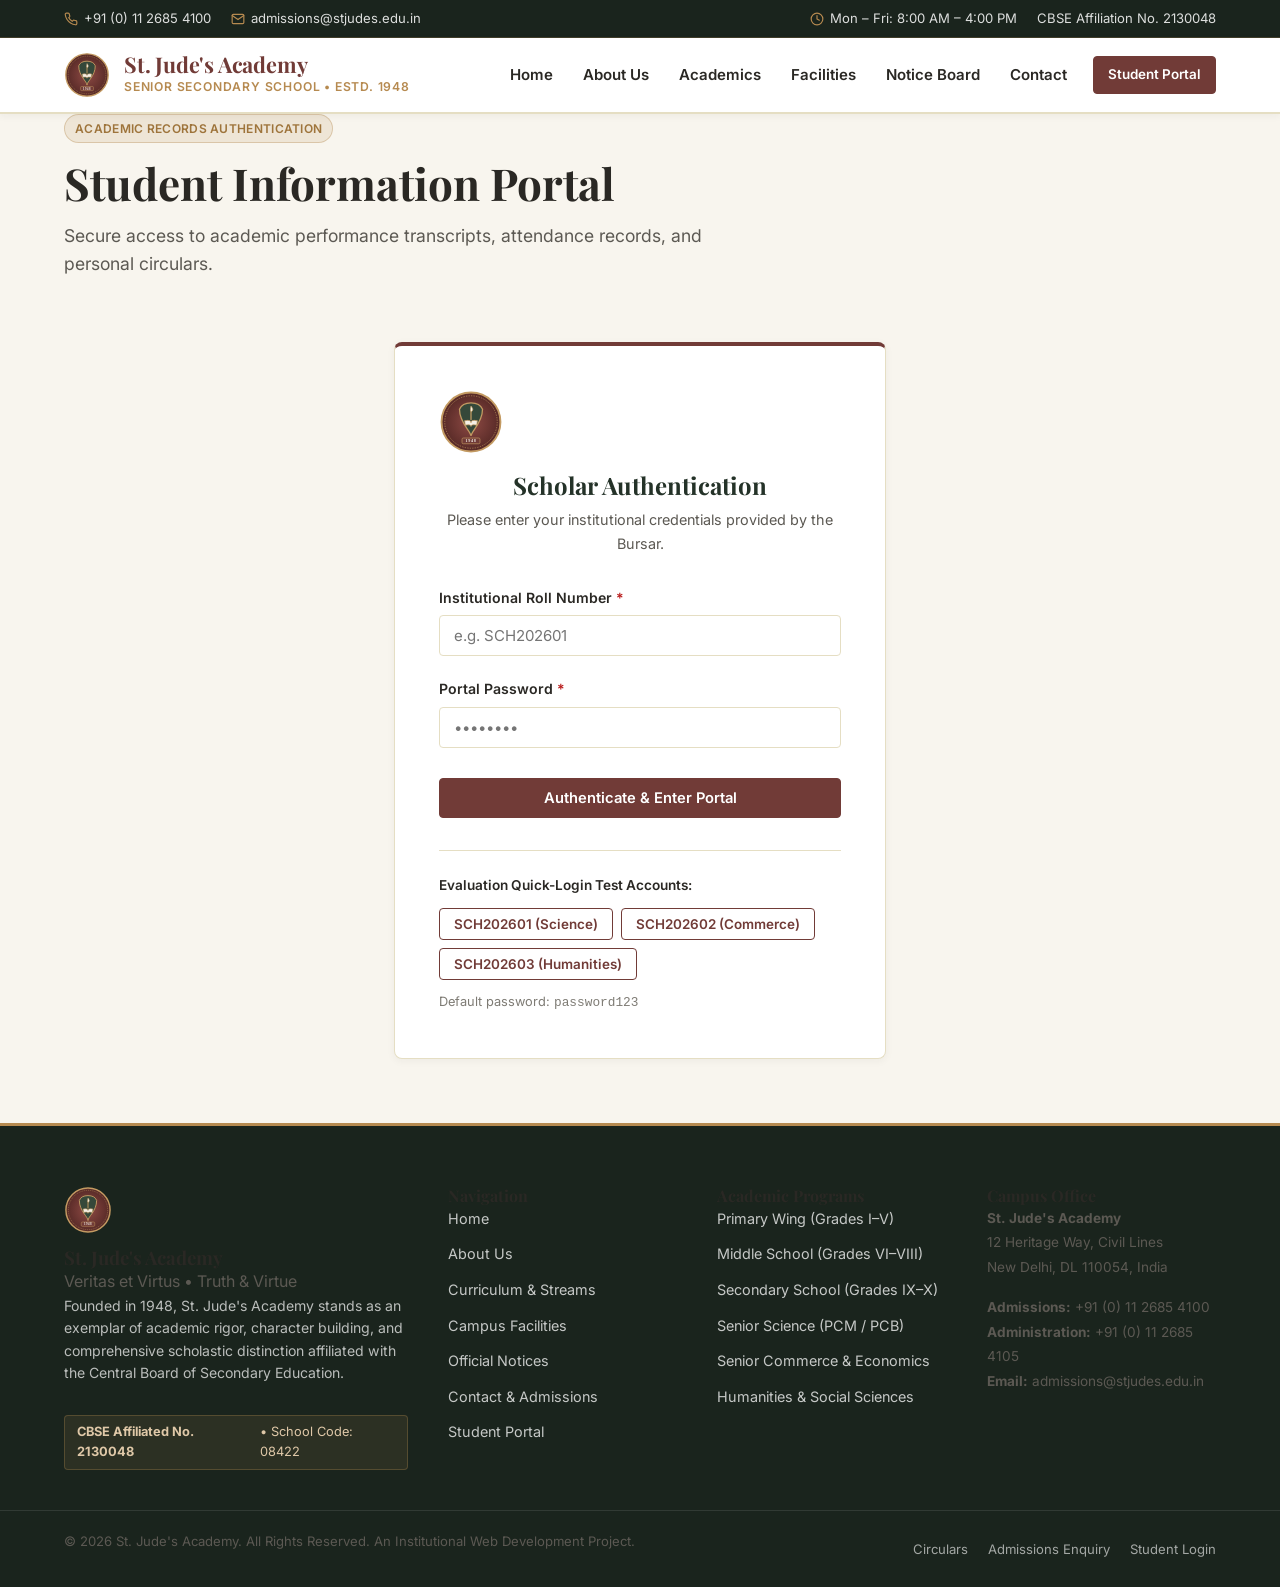
<file: frontend/login.html>
<!DOCTYPE html>
<html lang="en">
<head>
  <meta charset="UTF-8">
  <meta name="viewport" content="width=device-width, initial-scale=1.0">
  <title>Student Information Portal | St. Jude's Academy</title>
  <link rel="icon" type="image/svg+xml" href="assets/logo.svg">
  <!-- Typography -->
  <link rel="preconnect" href="https://fonts.googleapis.com">
  <link rel="preconnect" href="https://fonts.gstatic.com" crossorigin>
  <link href="https://fonts.googleapis.com/css2?family=Inter:wght@400;500;600;700&family=Playfair+Display:ital,wght@0,500;0,600;0,700;1,400;1,600&display=swap" rel="stylesheet">
  <!-- Stylesheets -->
  <link rel="stylesheet" href="css/style.css">
  
</head>
<body>
  <!-- Heritage Top Bar -->
  <aside class="topbar" aria-label="School credentials and hours">
    <div class="topbar-container">
      <div class="topbar-left">
        <span class="topbar-item">
          <svg class="icon" viewBox="0 0 24 24"><path d="M22 16.92v3a2 2 0 0 1-2.18 2 19.79 19.79 0 0 1-8.63-3.07 19.5 19.5 0 0 1-6-6 19.79 19.79 0 0 1-3.07-8.67A2 2 0 0 1 4.11 2h3a2 2 0 0 1 2 1.72 12.84 12.84 0 0 0 .7 2.81 2 2 0 0 1-.45 2.11L8.09 9.91a16 16 0 0 0 6 6l1.27-1.27a2 2 0 0 1 2.11-.45 12.84 12.84 0 0 0 2.81.7A2 2 0 0 1 22 16.92z"></path></svg>
          +91 (0) 11 2685 4100
        </span>
        <span class="topbar-item">
          <svg class="icon" viewBox="0 0 24 24"><path d="M4 4h16c1.1 0 2 .9 2 2v12c0 1.1-.9 2-2 2H4c-1.1 0-2-.9-2-2V6c0-1.1.9-2 2-2z"></path><polyline points="22,6 12,13 2,6"></polyline></svg>
          admissions@stjudes.edu.in
        </span>
      </div>
      <div class="topbar-right">
        <span class="topbar-item">
          <svg class="icon" viewBox="0 0 24 24"><circle cx="12" cy="12" r="10"></circle><polyline points="12 6 12 12 16 14"></polyline></svg>
          Mon – Fri: 8:00 AM – 4:00 PM
        </span>
        <span class="topbar-item">CBSE Affiliation No. 2130048</span>
      </div>
    </div>
  </aside>

  <!-- Institutional Header -->
  <header class="site-header">
    <div class="header-container">
      <a href="index.html" class="brand-logo">
        <img src="assets/logo.svg" alt="St. Jude's Academy Crest" class="logo-img" onerror="this.src='logo.svg'">
        <div class="brand-text">
          <span class="brand-title">St. Jude's Academy</span>
          <span class="brand-subtitle">Senior Secondary School • Estd. 1948</span>
        </div>
      </a>

      <button class="mobile-nav-toggle" aria-label="Toggle Navigation">
        <span></span>
        <span></span>
        <span></span>
      </button>

      <nav class="nav-menu" aria-label="Main Navigation">
        <ul class="nav-links">
          <li><a href="index.html" class="nav-link">Home</a></li>
          <li><a href="about.html" class="nav-link">About Us</a></li>
          <li><a href="academics.html" class="nav-link">Academics</a></li>
          <li><a href="facilities.html" class="nav-link">Facilities</a></li>
          <li><a href="notices.html" class="nav-link">Notice Board</a></li>
          <li><a href="contact.html" class="nav-link">Contact</a></li>
        </ul>
        <div id="nav-auth-container" class="nav-action">
          <a href="login.html" class="btn btn-primary btn-sm">
            <svg class="icon" viewBox="0 0 24 24"><path d="M20 21v-2a4 4 0 0 0-4-4H8a4 4 0 0 0-4 4v2"></path><circle cx="12" cy="7" r="4"></circle></svg>
            Student Portal
          </a>
        </div>
      </nav>
    </div>
  </header>

  <main id="main-content">

    <!-- Page Header -->
    <header class="page-header">
      <div class="container">
        <span class="badge badge-gold" style="margin-bottom: 0.75rem;">Academic Records Authentication</span>
        <h1 class="page-title">Student Information Portal</h1>
        <p class="page-subtitle">
          Secure access to academic performance transcripts, attendance records, and personal circulars.
        </p>
      </div>
    </header>

    <section class="section">
      <div class="container" style="max-width: 540px;">
        <div class="card" style="padding: 2.75rem; border-top: 4px solid var(--color-burgundy);">
          <div style="text-align: center; margin-bottom: 2rem;">
            <img src="assets/logo.svg" alt="St. Jude's Crest" style="width: 64px; height: 64px; margin-bottom: 1rem;" onerror="this.src='logo.svg'">
            <h2 style="font-family: var(--font-serif); color: var(--color-forest); margin-bottom: 0.5rem;">Scholar Authentication</h2>
            <p style="color: var(--color-charcoal-muted); font-size: 0.9rem;">Please enter your institutional credentials provided by the Bursar.</p>
          </div>

          <div id="login-alert"></div>

          <form id="login-form">
            <div class="form-group">
              <label for="roll-number" class="form-label">Institutional Roll Number <span style="color: var(--color-error);">*</span></label>
              <input type="text" id="roll-number" class="form-input" required placeholder="e.g. SCH202601" autocomplete="username">
            </div>

            <div class="form-group">
              <label for="password" class="form-label">Portal Password <span style="color: var(--color-error);">*</span></label>
              <input type="password" id="password" class="form-input" required placeholder="••••••••" autocomplete="current-password">
            </div>

            <button type="submit" class="btn btn-primary" style="width: 100%; margin-top: 0.5rem;">
              Authenticate &amp; Enter Portal
            </button>
          </form>

          <div style="margin-top: 2rem; padding-top: 1.5rem; border-top: 1px solid var(--color-border); font-size: 0.85rem; color: var(--color-charcoal-muted);">
            <p style="font-weight: 600; margin-bottom: 0.75rem; color: var(--color-charcoal);">Evaluation Quick-Login Test Accounts:</p>
            <div style="display: flex; gap: 0.5rem; flex-wrap: wrap;">
              <button type="button" class="btn btn-outline btn-sm" onclick="window.quickLogin('SCH202601')">SCH202601 (Science)</button>
              <button type="button" class="btn btn-outline btn-sm" onclick="window.quickLogin('SCH202602')">SCH202602 (Commerce)</button>
              <button type="button" class="btn btn-outline btn-sm" onclick="window.quickLogin('SCH202603')">SCH202603 (Humanities)</button>
            </div>
            <p style="margin-top: 0.75rem; font-size: 0.8rem; color: var(--color-charcoal-light);">Default password: <code>password123</code></p>
          </div>
        </div>
      </div>
    </section>

  </main>

  <!-- Institutional Footer -->
  <footer class="site-footer">
    <div class="footer-main">
      <div class="footer-col footer-col-wide">
        <div class="footer-brand">
          <img src="assets/logo.svg" alt="St. Jude's Academy Crest" class="footer-logo" onerror="this.src='logo.svg'">
          <div>
            <h3>St. Jude's Academy</h3>
            <p class="tagline">Veritas et Virtus • Truth &amp; Virtue</p>
          </div>
        </div>
        <p class="footer-desc">
          Founded in 1948, St. Jude's Academy stands as an exemplar of academic rigor, character building, and comprehensive scholastic distinction affiliated with the Central Board of Secondary Education.
        </p>
        <div class="affiliation-badge">
          <strong>CBSE Affiliated No. 2130048</strong> • School Code: 08422
        </div>
      </div>

      <div class="footer-col">
        <h4>Navigation</h4>
        <ul class="footer-links">
          <li><a href="index.html">Home</a></li>
          <li><a href="about.html">About Us</a></li>
          <li><a href="academics.html">Curriculum &amp; Streams</a></li>
          <li><a href="facilities.html">Campus Facilities</a></li>
          <li><a href="notices.html">Official Notices</a></li>
          <li><a href="contact.html">Contact &amp; Admissions</a></li>
          <li><a href="login.html">Student Portal</a></li>
        </ul>
      </div>

      <div class="footer-col">
        <h4>Academic Programs</h4>
        <ul class="footer-links">
          <li><a href="academics.html">Primary Wing (Grades I–V)</a></li>
          <li><a href="academics.html">Middle School (Grades VI–VIII)</a></li>
          <li><a href="academics.html">Secondary School (Grades IX–X)</a></li>
          <li><a href="academics.html">Senior Science (PCM / PCB)</a></li>
          <li><a href="academics.html">Senior Commerce &amp; Economics</a></li>
          <li><a href="academics.html">Humanities &amp; Social Sciences</a></li>
        </ul>
      </div>

      <div class="footer-col">
        <h4>Campus Office</h4>
        <address class="footer-contact">
          <p>
            <strong>St. Jude's Academy</strong><br>
            12 Heritage Way, Civil Lines<br>
            New Delhi, DL 110054, India
          </p>
          <p>
            <strong>Admissions:</strong> +91 (0) 11 2685 4100<br>
            <strong>Administration:</strong> +91 (0) 11 2685 4105<br>
            <strong>Email:</strong> admissions@stjudes.edu.in
          </p>
        </address>
      </div>
    </div>

    <div class="footer-bottom">
      <div class="footer-bottom-container">
        <p>&copy; 2026 St. Jude's Academy. All Rights Reserved. An Institutional Web Development Project.</p>
        <div class="footer-bottom-links">
          <a href="notices.html">Circulars</a>
          <a href="contact.html">Admissions Enquiry</a>
          <a href="login.html">Student Login</a>
        </div>
      </div>
    </div>
  </footer>

  <!-- Core JavaScript -->
  <script src="js/main.js"></script>
</body>
</html>
</file>
<file: frontend/css/style.css>
/* =============================================================================
   ST. JUDE'S ACADEMY / SCHOOLHUB - INSTITUTIONAL DESIGN SYSTEM
   Clean, Professional, Academic Web Design (HTML5 & CSS3)
   Built for WebDev Project 1043-1048
   ============================================================================= */

:root {
  /* Heritage Academic Color Palette */
  --color-ivory: #F8F5EE;
  --color-ivory-soft: #FDFBF7;
  --color-white: #FFFFFF;
  --color-burgundy: #713B37;
  --color-burgundy-hover: #562B28;
  --color-burgundy-subtle: rgba(113, 59, 55, 0.08);
  --color-forest: #243228;
  --color-forest-dark: #1A241D;
  --color-forest-subtle: rgba(36, 50, 40, 0.08);
  --color-gold: #B68A50;
  --color-gold-hover: #9E743B;
  --color-gold-light: #DFC8A8;
  --color-gold-border: rgba(182, 138, 80, 0.35);
  --color-charcoal: #2A2824;
  --color-charcoal-muted: #5C5953;
  --color-charcoal-light: #7E7B74;
  --color-border: #E5DEC3;
  --color-border-subtle: #E2E8F0;
  
  /* Status Colors */
  --color-success: #15803D;
  --color-success-bg: #DCFCE7;
  --color-warning: #B45309;
  --color-warning-bg: #FEF3C7;
  --color-error: #B91C1C;
  --color-error-bg: #FEE2E2;

  /* Typography */
  --font-serif: 'Playfair Display', Georgia, 'Times New Roman', serif;
  --font-sans: 'Inter', -apple-system, BlinkMacSystemFont, 'Segoe UI', Roboto, Helvetica, Arial, sans-serif;

  /* Elevation & Shadows */
  --shadow-subtle: 0 2px 8px rgba(42, 40, 36, 0.05);
  --shadow-card: 0 4px 14px rgba(42, 40, 36, 0.07);
  --shadow-hover: 0 10px 24px rgba(42, 40, 36, 0.11);

  /* Border Radii */
  --radius-sm: 4px;
  --radius-md: 8px;
  --radius-lg: 12px;

  /* Transitions */
  --transition: all 0.2s ease-in-out;
}

/* ==========================================
   Base Reset
   ========================================== */
*, *::before, *::after {
  box-sizing: border-box;
  margin: 0;
  padding: 0;
}

html {
  scroll-behavior: smooth;
  font-size: 16px;
}

body {
  font-family: var(--font-sans);
  background-color: var(--color-ivory);
  color: var(--color-charcoal);
  line-height: 1.6;
  -webkit-font-smoothing: antialiased;
  min-height: 100vh;
  display: flex;
  flex-direction: column;
}

main {
  flex: 1;
}

h1, h2, h3, h4, h5, h6 {
  font-family: var(--font-serif);
  font-weight: 700;
  color: var(--color-charcoal);
  line-height: 1.25;
}

p {
  color: var(--color-charcoal-muted);
  margin-bottom: 1rem;
}

p:last-child {
  margin-bottom: 0;
}

a {
  color: inherit;
  text-decoration: none;
  transition: var(--transition);
}

img {
  max-width: 100%;
  height: auto;
  display: block;
}

ul, ol {
  list-style-position: inside;
}

/* Feather / Lucide Inline SVG Icons */
.icon {
  width: 1.1em;
  height: 1.1em;
  display: inline-block;
  vertical-align: -0.18em;
  fill: none;
  stroke: currentColor;
  stroke-width: 2;
  stroke-linecap: round;
  stroke-linejoin: round;
  flex-shrink: 0;
}

/* ==========================================
   Layout Containers & Spacing
   ========================================== */
.container {
  width: 100%;
  max-width: 1200px;
  margin-left: auto;
  margin-right: auto;
  padding-left: 24px;
  padding-right: 24px;
}

.section {
  padding: 64px 0;
}

.section-alt {
  background-color: var(--color-ivory-soft);
  border-top: 1px solid var(--color-border);
  border-bottom: 1px solid var(--color-border);
}

.section-spacing {
  padding-top: 72px;
  padding-bottom: 72px;
}

.section-spacing-sm {
  padding-top: 48px;
  padding-bottom: 48px;
}

.text-center { text-align: center; }
.text-right { text-align: right; }
.text-left { text-align: left; }

/* Backgrounds */
.bg-ivory { background-color: var(--color-ivory); }
.bg-ivory-soft { background-color: var(--color-ivory-soft); }
.bg-white { background-color: var(--color-white); }
.bg-forest { background-color: var(--color-forest); color: #FFFFFF; }
.bg-forest h1, .bg-forest h2, .bg-forest h3, .bg-forest h4 { color: #FFFFFF; }
.bg-forest p { color: rgba(255, 255, 255, 0.85); }
.bg-charcoal { background-color: var(--color-charcoal); color: #FFFFFF; }

/* Eyebrows, Titles, and Dividers */
.eyebrow {
  display: inline-block;
  font-family: var(--font-sans);
  font-size: 0.8rem;
  font-weight: 700;
  letter-spacing: 1.5px;
  text-transform: uppercase;
  color: var(--color-gold);
  margin-bottom: 10px;
}

.eyebrow-dark {
  color: var(--color-gold-light);
}

.section-header {
  margin-bottom: 36px;
}

.section-title {
  font-size: clamp(1.8rem, 3.2vw, 2.5rem);
  font-weight: 700;
  margin-bottom: 14px;
  letter-spacing: -0.3px;
}

.section-subtitle {
  font-size: 1.05rem;
  color: var(--color-charcoal-muted);
  max-width: 640px;
  margin-bottom: 24px;
}

.section-divider {
  width: 56px;
  height: 3px;
  background-color: var(--color-gold);
  margin: 12px 0 18px;
}

.section-header.text-center .section-divider {
  margin-left: auto;
  margin-right: auto;
}

.section-header.text-center .section-subtitle {
  margin-left: auto;
  margin-right: auto;
}

.page-title {
  font-size: clamp(2rem, 3.5vw, 2.75rem);
  font-weight: 700;
  margin-bottom: 12px;
}

.page-subtitle {
  font-size: 1.1rem;
  color: var(--color-charcoal-muted);
  max-width: 680px;
}

/* ==========================================
   Top Utility Bar & Site Header
   ========================================== */
.topbar, .top-bar {
  background-color: var(--color-forest-dark);
  color: rgba(255, 255, 255, 0.85);
  font-size: 0.82rem;
  padding: 8px 0;
  border-bottom: 1px solid rgba(182, 138, 80, 0.25);
}

.topbar-container, .top-bar-inner {
  display: flex;
  justify-content: space-between;
  align-items: center;
  flex-wrap: wrap;
  gap: 12px;
  width: 100%;
  max-width: 1200px;
  margin: 0 auto;
  padding: 0 24px;
}

.topbar-left, .topbar-right, .top-bar-left, .top-bar-right {
  display: flex;
  align-items: center;
  gap: 20px;
  flex-wrap: wrap;
}

.topbar-item, .top-bar-item {
  display: inline-flex;
  align-items: center;
  gap: 6px;
}

.topbar-item .icon {
  width: 14px;
  height: 14px;
  stroke: var(--color-gold);
}

.topbar-item a:hover, .top-bar-item a:hover {
  color: var(--color-gold-light);
}

/* Sticky Header */
.site-header {
  background-color: var(--color-white);
  border-bottom: 2px solid var(--color-border);
  position: sticky;
  top: 0;
  z-index: 1000;
  box-shadow: var(--shadow-subtle);
  transition: var(--transition);
}

.header-container, .site-header-inner {
  display: flex;
  justify-content: space-between;
  align-items: center;
  width: 100%;
  max-width: 1200px;
  margin: 0 auto;
  padding: 14px 24px;
}

.brand-logo, .brand {
  display: flex;
  align-items: center;
  gap: 14px;
  text-decoration: none;
}

.logo-img, .brand-emblem {
  width: 46px;
  height: 46px;
  flex-shrink: 0;
}

.brand-text, .brand-info {
  display: flex;
  flex-direction: column;
}

.brand-title, .brand-info h1 {
  font-family: var(--font-serif);
  font-size: 1.35rem;
  font-weight: 700;
  color: var(--color-burgundy);
  letter-spacing: -0.2px;
  line-height: 1.1;
  margin: 0;
}

.brand-subtitle, .brand-info .tagline {
  font-size: 0.76rem;
  font-weight: 600;
  color: var(--color-gold);
  letter-spacing: 0.8px;
  text-transform: uppercase;
  margin: 0;
}

/* Navigation Links */
.nav-menu, .main-nav, .nav-links {
  display: flex;
  align-items: center;
  gap: 22px;
  list-style: none;
}

.nav-link {
  font-size: 0.94rem;
  font-weight: 600;
  color: var(--color-charcoal);
  padding: 8px 4px;
  position: relative;
}

.nav-link:hover, .nav-link.active {
  color: var(--color-burgundy);
}

.nav-link.active::after {
  content: '';
  position: absolute;
  bottom: 0;
  left: 0;
  width: 100%;
  height: 2px;
  background-color: var(--color-burgundy);
}

.nav-action, .nav-actions {
  display: flex;
  align-items: center;
  gap: 12px;
}

/* Mobile Nav Toggle */
.mobile-nav-toggle {
  display: none;
  background: none;
  border: 1px solid var(--color-border);
  padding: 8px 12px;
  border-radius: var(--radius-sm);
  cursor: pointer;
  color: var(--color-charcoal);
  font-size: 1.1rem;
}

/* ==========================================
   Hero Banners
   ========================================== */
.hero-section {
  position: relative;
  background-color: var(--color-forest-dark);
  color: var(--color-white);
  padding: 96px 0 110px;
  background-image: url('../assets/hero.png');
  background-size: cover;
  background-position: center;
  background-repeat: no-repeat;
  overflow: hidden;
}

.hero-overlay {
  position: absolute;
  inset: 0;
  background: linear-gradient(135deg, rgba(26, 36, 29, 0.92) 0%, rgba(36, 50, 40, 0.82) 100%);
  z-index: 1;
}

.hero-container {
  position: relative;
  z-index: 2;
  width: 100%;
  max-width: 1200px;
  margin: 0 auto;
  padding: 0 24px;
}

.hero-content {
  max-width: 720px;
}

.hero-title {
  font-size: clamp(2.2rem, 4.2vw, 3.4rem);
  font-weight: 700;
  color: var(--color-white);
  line-height: 1.15;
  margin-bottom: 18px;
  letter-spacing: -0.5px;
}

.hero-subtitle {
  font-size: 1.15rem;
  color: rgba(255, 255, 255, 0.9);
  line-height: 1.6;
  margin-bottom: 28px;
}

.hero-actions {
  display: flex;
  gap: 14px;
  flex-wrap: wrap;
}

/* Standard Page Banner (Internal Pages) */
.page-banner {
  background-color: var(--color-forest-dark);
  color: #FFFFFF;
  padding: 64px 0 54px;
  border-bottom: 3px solid var(--color-gold);
  position: relative;
}

.page-banner-inner {
  display: flex;
  justify-content: space-between;
  align-items: flex-end;
  flex-wrap: wrap;
  gap: 20px;
}

.page-banner h1 {
  color: #FFFFFF;
  font-size: clamp(2rem, 3.5vw, 2.75rem);
  margin-bottom: 10px;
}

.page-banner p {
  color: rgba(255, 255, 255, 0.85);
  font-size: 1.1rem;
  max-width: 640px;
}

.breadcrumb {
  display: flex;
  align-items: center;
  gap: 8px;
  font-size: 0.85rem;
  color: var(--color-gold-light);
  margin-bottom: 14px;
}

.breadcrumb a:hover {
  color: #FFFFFF;
}

/* ==========================================
   Buttons
   ========================================== */
.btn {
  display: inline-flex;
  align-items: center;
  justify-content: center;
  gap: 8px;
  padding: 10px 20px;
  font-family: var(--font-sans);
  font-size: 0.92rem;
  font-weight: 600;
  border-radius: var(--radius-sm);
  cursor: pointer;
  border: 1px solid transparent;
  transition: var(--transition);
  text-align: center;
}

.btn-sm {
  padding: 7px 14px;
  font-size: 0.84rem;
}

.btn-lg {
  padding: 14px 28px;
  font-size: 1rem;
}

.btn-primary {
  background-color: var(--color-burgundy);
  color: #FFFFFF;
  border-color: var(--color-burgundy);
}

.btn-primary:hover {
  background-color: var(--color-burgundy-hover);
  border-color: var(--color-burgundy-hover);
  color: #FFFFFF;
}

.btn-secondary {
  background-color: var(--color-forest);
  color: #FFFFFF;
  border-color: var(--color-forest);
}

.btn-secondary:hover {
  background-color: var(--color-forest-dark);
  color: #FFFFFF;
}

.btn-gold {
  background-color: var(--color-gold);
  color: #FFFFFF;
  border-color: var(--color-gold);
}

.btn-gold:hover {
  background-color: var(--color-gold-hover);
  color: #FFFFFF;
}

.btn-outline {
  background-color: transparent;
  color: var(--color-burgundy);
  border-color: var(--color-burgundy);
}

.btn-outline:hover {
  background-color: var(--color-burgundy);
  color: #FFFFFF;
}

.btn-outline-white {
  background-color: transparent;
  color: #FFFFFF;
  border-color: rgba(255, 255, 255, 0.7);
}

.btn-outline-white:hover {
  background-color: #FFFFFF;
  color: var(--color-charcoal);
  border-color: #FFFFFF;
}

/* ==========================================
   Cards & Content Blocks
   ========================================== */
.card-grid {
  display: grid;
  grid-template-columns: repeat(auto-fit, minmax(320px, 1fr));
  gap: 28px;
}

.card {
  background-color: var(--color-white);
  border: 1px solid var(--color-border);
  border-radius: var(--radius-md);
  box-shadow: var(--shadow-subtle);
  transition: var(--transition);
  overflow: hidden;
  display: flex;
  flex-direction: column;
}

.card:hover {
  box-shadow: var(--shadow-hover);
  border-color: var(--color-gold-border);
}

.card-header {
  padding: 20px 24px;
  border-bottom: 1px solid var(--color-border-subtle);
}

.card-body {
  padding: 24px;
  flex: 1;
}

.card-footer {
  padding: 16px 24px;
  border-top: 1px solid var(--color-border-subtle);
  background-color: var(--color-ivory-soft);
}

.card-title {
  font-size: 1.25rem;
  font-weight: 700;
  margin-bottom: 8px;
  color: var(--color-burgundy);
}

/* Grid Layouts */
.grid-2 {
  display: grid;
  grid-template-columns: repeat(2, 1fr);
  gap: 32px;
}

.grid-3 {
  display: grid;
  grid-template-columns: repeat(3, 1fr);
  gap: 28px;
}

.grid-4 {
  display: grid;
  grid-template-columns: repeat(4, 1fr);
  gap: 24px;
}

/* Feature Cards */
.feature-card {
  background-color: var(--color-white);
  border: 1px solid var(--color-border);
  border-radius: var(--radius-md);
  padding: 32px 28px;
  box-shadow: var(--shadow-subtle);
  transition: var(--transition);
  display: flex;
  flex-direction: column;
}

.feature-card:hover {
  transform: translateY(-4px);
  box-shadow: var(--shadow-hover);
  border-color: var(--color-gold-border);
}

.feature-icon-wrapper {
  width: 52px;
  height: 52px;
  border-radius: var(--radius-sm);
  background-color: var(--color-burgundy-subtle);
  color: var(--color-burgundy);
  display: flex;
  align-items: center;
  justify-content: center;
  font-size: 1.4rem;
  margin-bottom: 20px;
}

.feature-icon-wrapper.forest {
  background-color: var(--color-forest-subtle);
  color: var(--color-forest);
}

.feature-icon-wrapper.gold {
  background-color: rgba(182, 138, 80, 0.12);
  color: var(--color-gold);
}

/* ==========================================
   Stat Counters & Metric Boxes
   ========================================== */
.stats-grid {
  display: grid;
  grid-template-columns: repeat(auto-fit, minmax(220px, 1fr));
  gap: 20px;
}

.stat-card {
  background: var(--color-white);
  border: 1px solid var(--color-border);
  border-radius: var(--radius-md);
  padding: 24px 20px;
  text-align: center;
  box-shadow: var(--shadow-subtle);
  transition: var(--transition);
}

.stat-card:hover {
  transform: translateY(-2px);
  box-shadow: var(--shadow-card);
}

.stat-number {
  font-family: var(--font-serif);
  font-size: 2.2rem;
  font-weight: 700;
  color: var(--color-burgundy);
  line-height: 1;
  margin-bottom: 6px;
}

.stat-label {
  font-size: 0.85rem;
  font-weight: 600;
  color: var(--color-charcoal-muted);
  text-transform: uppercase;
  letter-spacing: 0.5px;
}

/* Badges */
.badge {
  display: inline-flex;
  align-items: center;
  padding: 4px 10px;
  font-size: 0.75rem;
  font-weight: 600;
  border-radius: 9999px;
  letter-spacing: 0.3px;
  text-transform: uppercase;
}

.badge-gold {
  background-color: rgba(182, 138, 80, 0.15);
  color: var(--color-gold-hover);
  border: 1px solid var(--color-gold-border);
}

.badge-primary {
  background-color: var(--color-burgundy-subtle);
  color: var(--color-burgundy);
}

.badge-secondary {
  background-color: var(--color-forest-subtle);
  color: var(--color-forest);
}

.badge-success {
  background-color: var(--color-success-bg);
  color: var(--color-success);
}

.badge-warning {
  background-color: var(--color-warning-bg);
  color: var(--color-warning);
}

.affiliation-badge {
  display: inline-flex;
  align-items: center;
  gap: 8px;
  padding: 6px 12px;
  background: rgba(182, 138, 80, 0.12);
  border: 1px solid rgba(182, 138, 80, 0.3);
  border-radius: var(--radius-sm);
  font-size: 0.8rem;
  color: var(--color-gold-light);
  margin-top: 14px;
}

/* ==========================================
   Forms & Controls
   ========================================== */
.form-group {
  margin-bottom: 22px;
}

.form-label {
  display: block;
  font-size: 0.88rem;
  font-weight: 600;
  color: var(--color-charcoal);
  margin-bottom: 6px;
}

.form-control,
.form-input,
.form-select,
.form-textarea,
.search-input {
  width: 100%;
  padding: 10px 14px;
  font-family: var(--font-sans);
  font-size: 0.94rem;
  color: var(--color-charcoal);
  background-color: #FFFFFF;
  border: 1px solid var(--color-border);
  border-radius: var(--radius-sm);
  transition: var(--transition);
  box-sizing: border-box;
}

.form-control:focus,
.form-input:focus,
.form-select:focus,
.form-textarea:focus,
.search-input:focus {
  outline: none;
  border-color: var(--color-burgundy);
  box-shadow: 0 0 0 3px rgba(113, 59, 55, 0.15);
}

textarea.form-control,
textarea.form-textarea,
textarea {
  resize: vertical;
  min-height: 120px;
}

/* Alert Boxes */
.alert {
  padding: 12px 18px;
  border-radius: var(--radius-sm);
  font-size: 0.9rem;
  margin-bottom: 20px;
  display: flex;
  align-items: center;
  gap: 10px;
}

.alert-success {
  background-color: var(--color-success-bg);
  color: var(--color-success);
  border: 1px solid rgba(21, 128, 61, 0.25);
}

.alert-error {
  background-color: var(--color-error-bg);
  color: var(--color-error);
  border: 1px solid rgba(185, 28, 28, 0.25);
}

/* ==========================================
   Tables
   ========================================== */
.table-container {
  overflow-x: auto;
  border: 1px solid var(--color-border);
  border-radius: var(--radius-md);
  background: var(--color-white);
  box-shadow: var(--shadow-subtle);
}

.table {
  width: 100%;
  border-collapse: collapse;
  text-align: left;
  font-size: 0.92rem;
}

.table th {
  background-color: var(--color-ivory-soft);
  color: var(--color-charcoal);
  font-weight: 700;
  padding: 14px 18px;
  border-bottom: 2px solid var(--color-border);
  text-transform: uppercase;
  font-size: 0.8rem;
  letter-spacing: 0.6px;
}

.table td {
  padding: 14px 18px;
  border-bottom: 1px solid var(--color-border-subtle);
  color: var(--color-charcoal);
}

.table tr:last-child td {
  border-bottom: none;
}

.table tr.total-row td {
  font-weight: 700;
  background-color: var(--color-ivory-soft);
  border-top: 2px solid var(--color-border);
}

/* ==========================================
   Tabs
   ========================================== */
.tabs-container {
  margin-top: 24px;
}

.tabs-nav {
  display: flex;
  gap: 8px;
  border-bottom: 2px solid var(--color-border);
  margin-bottom: 24px;
  flex-wrap: wrap;
}

.tab-btn {
  background: transparent;
  border: none;
  font-family: var(--font-sans);
  font-size: 0.95rem;
  font-weight: 600;
  color: var(--color-charcoal-muted);
  padding: 12px 20px;
  cursor: pointer;
  position: relative;
  transition: var(--transition);
}

.tab-btn:hover {
  color: var(--color-burgundy);
}

.tab-btn.active {
  color: var(--color-burgundy);
}

.tab-btn.active::after {
  content: '';
  position: absolute;
  bottom: -2px;
  left: 0;
  width: 100%;
  height: 3px;
  background-color: var(--color-burgundy);
}

.tab-content {
  display: none;
}

.tab-content.active {
  display: block;
  animation: fadeIn 0.25s ease-in-out;
}

@keyframes fadeIn {
  from { opacity: 0; transform: translateY(6px); }
  to { opacity: 1; transform: translateY(0); }
}

/* ==========================================
   Notice Filter Strip & Search
   ========================================== */
.filter-chips {
  display: flex;
  gap: 10px;
  flex-wrap: wrap;
  margin-bottom: 24px;
}

.filter-chip {
  padding: 8px 16px;
  background-color: var(--color-white);
  border: 1px solid var(--color-border);
  border-radius: var(--radius-sm);
  font-size: 0.86rem;
  font-weight: 600;
  color: var(--color-charcoal);
  cursor: pointer;
  transition: var(--transition);
}

.filter-chip:hover, .filter-chip.active {
  background-color: var(--color-burgundy);
  color: #FFFFFF;
  border-color: var(--color-burgundy);
}

/* Notice Badges */
.notice-badge {
  display: inline-block;
  padding: 3px 8px;
  font-size: 0.72rem;
  font-weight: 700;
  text-transform: uppercase;
  border-radius: var(--radius-sm);
  letter-spacing: 0.5px;
}

.badge-academic { background-color: rgba(113, 59, 55, 0.12); color: var(--color-burgundy); }
.badge-event { background-color: rgba(182, 138, 80, 0.18); color: var(--color-gold-hover); }
.badge-sports { background-color: rgba(36, 50, 40, 0.12); color: var(--color-forest); }
.badge-general { background-color: rgba(92, 89, 83, 0.12); color: var(--color-charcoal); }

/* ==========================================
   Student Portal & Dashboard Specifics
   ========================================== */
.dash-header-card {
  background: var(--color-white);
  border: 1px solid var(--color-border);
  border-radius: var(--radius-md);
  padding: 28px;
  display: flex;
  justify-content: space-between;
  align-items: center;
  flex-wrap: wrap;
  gap: 20px;
  margin-bottom: 28px;
  box-shadow: var(--shadow-subtle);
}

.dash-student-info h2 {
  font-size: 1.6rem;
  color: var(--color-burgundy);
  margin-bottom: 4px;
}

.dash-student-meta {
  font-size: 0.92rem;
  color: var(--color-charcoal-muted);
}

.progress-bar-container {
  width: 100%;
  height: 12px;
  background-color: var(--color-border-subtle);
  border-radius: 999px;
  overflow: hidden;
  margin: 10px 0;
}

.progress-bar-fill {
  height: 100%;
  background-color: var(--color-forest);
  border-radius: 999px;
  transition: width 0.6s ease-in-out;
}

/* ==========================================
   Footer
   ========================================== */
.site-footer {
  background-color: var(--color-forest-dark);
  color: rgba(255, 255, 255, 0.85);
  border-top: 3px solid var(--color-gold);
  margin-top: auto;
}

.footer-main {
  display: grid;
  grid-template-columns: 1.5fr repeat(3, 1fr);
  gap: 40px;
  max-width: 1200px;
  margin: 0 auto;
  padding: 60px 24px 40px;
}

.footer-col-wide {
  max-width: 380px;
}

.footer-brand {
  display: flex;
  flex-direction: column;
  gap: 12px;
}

.footer-logo {
  width: 48px;
  height: 48px;
}

.footer-title {
  font-family: var(--font-serif);
  font-size: 1.25rem;
  color: var(--color-gold-light);
  margin-bottom: 16px;
  font-weight: 600;
}

.footer-links {
  list-style: none;
  display: flex;
  flex-direction: column;
  gap: 10px;
}

.footer-links a {
  color: rgba(255, 255, 255, 0.75);
  font-size: 0.9rem;
}

.footer-links a:hover {
  color: var(--color-gold-light);
  padding-left: 4px;
}

.footer-desc {
  font-size: 0.88rem;
  line-height: 1.6;
  color: rgba(255, 255, 255, 0.7);
}

.footer-contact {
  font-size: 0.85rem;
  line-height: 1.8;
  font-style: normal;
  color: rgba(255, 255, 255, 0.75);
}

.footer-bottom {
  border-top: 1px solid rgba(255, 255, 255, 0.1);
  padding: 20px 0;
  font-size: 0.82rem;
  color: rgba(255, 255, 255, 0.6);
}

.footer-bottom-container {
  max-width: 1200px;
  margin: 0 auto;
  padding: 0 24px;
  display: flex;
  justify-content: space-between;
  align-items: center;
  flex-wrap: wrap;
  gap: 12px;
}

.footer-bottom-links {
  display: flex;
  gap: 20px;
}

.footer-bottom-links a:hover {
  color: var(--color-gold-light);
}

/* ==========================================
   Responsive Breakpoints
   ========================================== */
@media (max-width: 992px) {
  .footer-main {
    grid-template-columns: repeat(2, 1fr);
    gap: 32px;
  }
  .grid-3, .grid-4 {
    grid-template-columns: repeat(2, 1fr);
  }
}

@media (max-width: 768px) {
  .topbar-right, .top-bar-right {
    display: none;
  }
  
  .mobile-nav-toggle {
    display: block;
  }

  .nav-menu, .main-nav {
    display: none;
    position: absolute;
    top: 100%;
    left: 0;
    width: 100%;
    background-color: var(--color-white);
    border-bottom: 2px solid var(--color-border);
    padding: 20px 24px;
    flex-direction: column;
    align-items: flex-start;
    gap: 14px;
    box-shadow: var(--shadow-card);
  }

  .nav-menu.open, .main-nav.open {
    display: flex;
  }

  .footer-main {
    grid-template-columns: 1fr;
    gap: 30px;
  }

  .grid-2, .grid-3, .grid-4 {
    grid-template-columns: 1fr;
  }

  .section {
    padding: 44px 0;
  }
}
</file>
